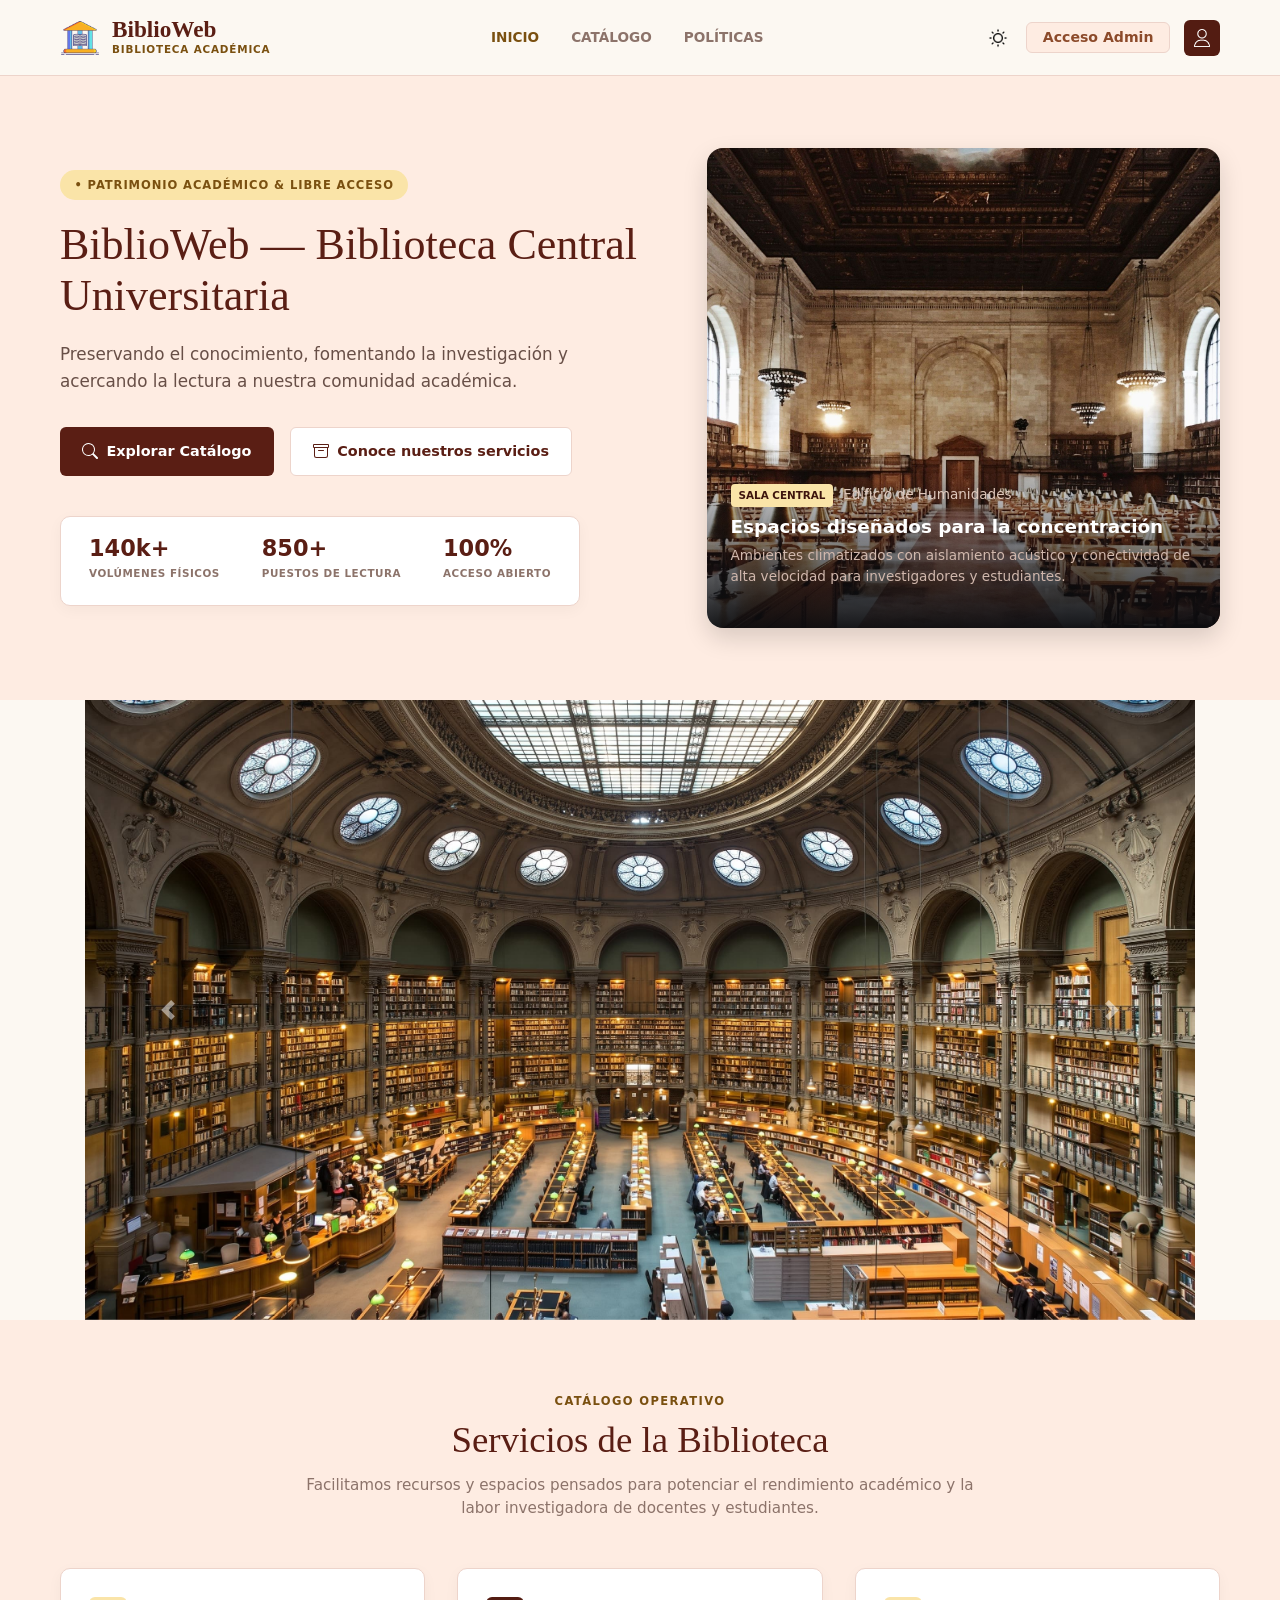
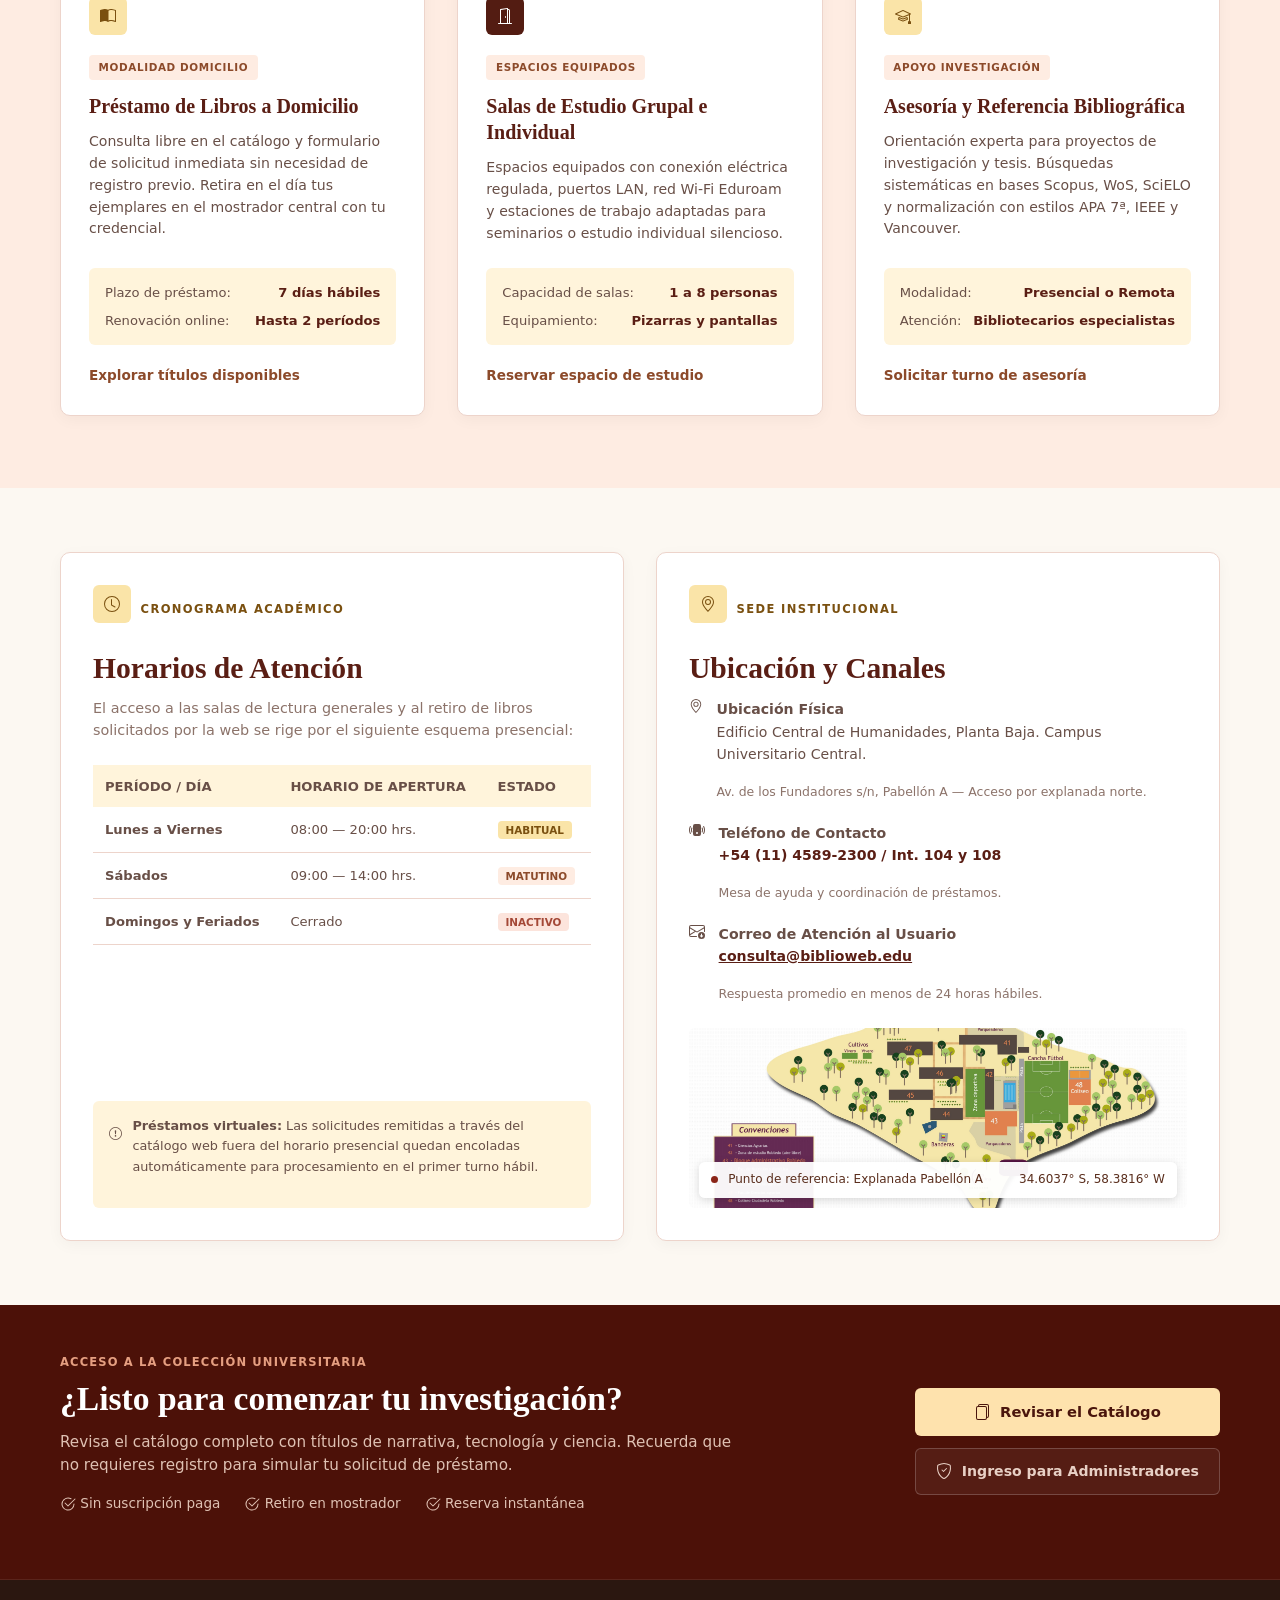
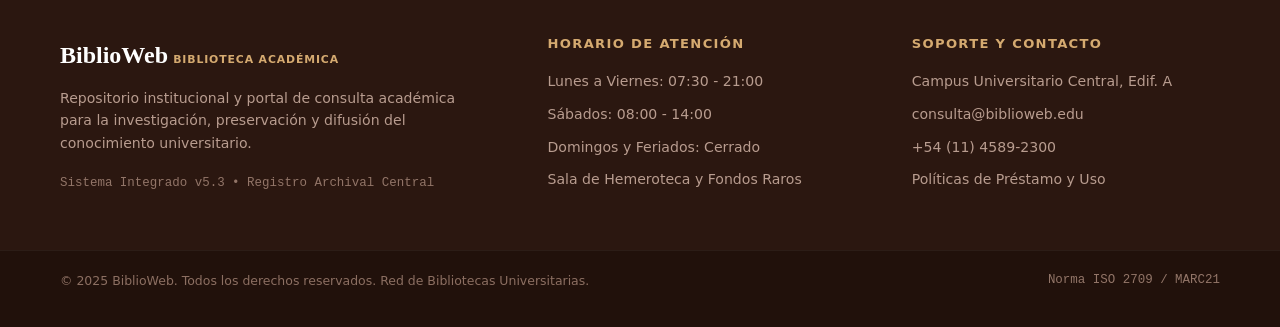
<file: index.html>
<!DOCTYPE html>
<html lang="es" data-bs-theme="light">

<head>
    <meta charset="UTF-8">
    <meta name="viewport" content="width=device-width, initial-scale=1.0">
    <title>Document</title>
    <link href="https://cdn.jsdelivr.net/npm/bootstrap@5.3.3/dist/css/bootstrap.min.css" rel="stylesheet">
    <link rel="stylesheet" href="https://cdn.jsdelivr.net/npm/bootstrap@4.0.0/dist/css/bootstrap.min.css">
    <link rel="stylesheet" href="./style/styless.css">
    
</head>

<body>
    <header id="navbar">
        <div class="contenedor-bloque nav-container">
            <div class="nav-brand">
                <img src="./img/biblioteca.png" alt="BiblioWeb" width="40" height="40" class="logo">
                <div class="brand-text">
                    <span class="brand-title">BiblioWeb</span>
                    <span class="brand-subtitle">BIBLIOTECA ACADÉMICA</span>
                </div>
            </div>

            <nav class="nav">
                <a href="./index.html" class="active">INICIO</a>
                <a href="./pages/catalogo.html">CATÁLOGO</a>
                <a href="#horarios-ubicacion">POLÍTICAS</a>
            </nav>
            <div class="admin">
                <button type="button" id="color" value="claro" onclick="cambiarColor()" aria-label="Cambiar tema">
                    <img id="icono-tema" src="./img/soleado.png" alt="Modo claro" width="20" height="20">
                </button>
                <a href="./pages/ini_sesion.html" class="btn btn-admin fw-bold px-3 py-1">Acceso Admin</a>
                <button type="button" class="btn-avatar" aria-label="Perfil de usuario">
                    <img src="./img/usuario.png" alt="Usuario" width="18" height="18">
                </button>
            </div>

        </div>
    </header>

    <main>
        <section class="hero-section">
            <div class="contenedor-bloque hero-grid">
                <div class="hero-content">
                    <span class="badge-pill">• PATRIMONIO ACADÉMICO & LIBRE ACCESO</span>
                    <h1 class="hero-title">BiblioWeb — Biblioteca Central Universitaria</h1>
                    <p class="hero-desc">
                        Preservando el conocimiento, fomentando la investigación y acercando la lectura a nuestra
                        comunidad académica.
                    </p>

                    <div class="cta-group">
                        <a href="/pages/catalogo.html" class="btn-dark"><svg xmlns="http://www.w3.org/2000/svg" width="16" height="16"
                                fill="currentColor" class="bi bi-search" viewBox="0 0 16 16">
                                <path
                                    d="M11.742 10.344a6.5 6.5 0 1 0-1.397 1.398h-.001q.044.06.098.115l3.85 3.85a1 1 0 0 0 1.415-1.414l-3.85-3.85a1 1 0 0 0-.115-.1zM12 6.5a5.5 5.5 0 1 1-11 0 5.5 5.5 0 0 1 11 0" />
                            </svg> Explorar Catálogo</a>
                        <a href="#servicios" class="btn-light"><svg xmlns="http://www.w3.org/2000/svg" width="16"
                                height="16" fill="currentColor" class="bi bi-archive" viewBox="0 0 16 16">
                                <path
                                    d="M0 2a1 1 0 0 1 1-1h14a1 1 0 0 1 1 1v2a1 1 0 0 1-1 1v7.5a2.5 2.5 0 0 1-2.5 2.5h-9A2.5 2.5 0 0 1 1 12.5V5a1 1 0 0 1-1-1zm2 3v7.5A1.5 1.5 0 0 0 3.5 14h9a1.5 1.5 0 0 0 1.5-1.5V5zm13-3H1v2h14zM5 7.5a.5.5 0 0 1 .5-.5h5a.5.5 0 0 1 0 1h-5a.5.5 0 0 1-.5-.5" />
                            </svg> Conoce nuestros
                            servicios</a>
                    </div>

                    <div class="stats-card">
                        <div class="stat-item">
                            <strong>140k+</strong>
                            <span>VOLÚMENES FÍSICOS</span>
                        </div>
                        <div class="stat-item">
                            <strong>850+</strong>
                            <span>PUESTOS DE LECTURA</span>
                        </div>
                        <div class="stat-item">
                            <strong>100%</strong>
                            <span>ACCESO ABIERTO</span>
                        </div>
                    </div>
                </div>
                <div class="hero-image-card">
                    <img src="./img/pasillos.webp" alt="Sala Central de la Biblioteca">
                    <div class="image-caption">
                        <div class="location-tag">
                            <span class="badge-tag">SALA CENTRAL</span>
                            <span class="location-name">Edificio de Humanidades</span>
                        </div>
                        <h3>Espacios diseñados para la concentración</h3>
                        <p>
                            Ambientes climatizados con aislamiento acústico y conectividad de alta velocidad para
                            investigadores y estudiantes.
                        </p>
                    </div>
                </div>

            </div>
        </section>
        <section class="container">
            <div id="carouselExampleControls" class="carousel slide" data-ride="carousel">
                <div class="carousel-inner">
                    <div class="carousel-item active">
                        <img class="d-block w-100 object-fit-cover" src="./img/img1.jpg" alt="First slide">
                    </div>
                    <div class="carousel-item">
                        <img class="d-block w-100" src="./img/img2.jpg" alt="Second slide">
                    </div>
                    <div class="carousel-item">
                        <img class="d-block w-100" src="./img/img3.jpg" alt="Third slide">
                    </div>
                </div>
                <a class="carousel-control-prev" href="#carouselExampleControls" role="button" data-slide="prev">
                    <span class="carousel-control-prev-icon" aria-hidden="true"></span>
                    <span class="sr-only">Previous</span>
                </a>
                <a class="carousel-control-next" href="#carouselExampleControls" role="button" data-slide="next">
                    <span class="carousel-control-next-icon" aria-hidden="true"></span>
                    <span class="sr-only">Next</span>
                </a>
            </div>
        </section>
        <section id="servicios" class="seccion-servicios">
            <div class="contenedor-bloque">

                <header class="servicios-header">
                    <span class="subtitulo-tag">CATÁLOGO OPERATIVO</span>
                    <h2 class="titulo-seccion">Servicios de la Biblioteca</h2>
                    <p class="desc-seccion">
                        Facilitamos recursos y espacios pensados para potenciar el rendimiento académico y la labor
                        investigadora de docentes y estudiantes.
                    </p>
                </header>

                <div class="servicios-grid">
                    <article class="servicio-card">
                        <div class="icono-wrap icono-amarillo">
                            <svg xmlns="http://www.w3.org/2000/svg" width="16" height="16" fill="currentColor"
                                class="bi bi-book-half" viewBox="0 0 16 16">
                                <path
                                    d="M8.5 2.687c.654-.689 1.782-.886 3.112-.752 1.234.124 2.503.523 3.388.893v9.923c-.918-.35-2.107-.692-3.287-.81-1.094-.111-2.278-.039-3.213.492zM8 1.783C7.015.936 5.587.81 4.287.94c-1.514.153-3.042.672-3.994 1.105A.5.5 0 0 0 0 2.5v11a.5.5 0 0 0 .707.455c.882-.4 2.303-.881 3.68-1.02 1.409-.142 2.59.087 3.223.877a.5.5 0 0 0 .78 0c.633-.79 1.814-1.019 3.222-.877 1.378.139 2.8.62 3.681 1.02A.5.5 0 0 0 16 13.5v-11a.5.5 0 0 0-.293-.455c-.952-.433-2.48-.952-3.994-1.105C10.413.809 8.985.936 8 1.783" />
                            </svg>
                        </div>
                        <span class="badge-categoria">MODALIDAD DOMICILIO</span>
                        <h3 class="servicio-titulo">Préstamo de Libros a Domicilio</h3>
                        <p class="servicio-texto">
                            Consulta libre en el catálogo y formulario de solicitud inmediata sin necesidad de registro
                            previo. Retira en el día tus ejemplares en el mostrador central con tu credencial.
                        </p>
                        <div class="detalles-box">
                            <div class="detalle-fila">
                                <span class="label">Plazo de préstamo:</span>
                                <strong class="valor">7 días hábiles</strong>
                            </div>
                            <div class="detalle-fila">
                                <span class="label">Renovación online:</span>
                                <strong class="valor">Hasta 2 períodos</strong>
                            </div>
                        </div>
                        <a href="#" class="servicio-link">Explorar títulos disponibles <i
                                class="fa-solid fa-arrow-right-long"></i></a>
                    </article>
                    <article class="servicio-card">
                        <div class="icono-wrap icono-vino">
                            <svg xmlns="http://www.w3.org/2000/svg" width="16" height="16" fill="currentColor"
                                class="bi bi-door-open" viewBox="0 0 16 16">
                                <path d="M8.5 10c-.276 0-.5-.448-.5-1s.224-1 .5-1 .5.448.5 1-.224 1-.5 1" />
                                <path
                                    d="M10.828.122A.5.5 0 0 1 11 .5V1h.5A1.5 1.5 0 0 1 13 2.5V15h1.5a.5.5 0 0 1 0 1h-13a.5.5 0 0 1 0-1H3V1.5a.5.5 0 0 1 .43-.495l7-1a.5.5 0 0 1 .398.117M11.5 2H11v13h1V2.5a.5.5 0 0 0-.5-.5M4 1.934V15h6V1.077z" />
                            </svg>
                        </div>
                        <span class="badge-categoria">ESPACIOS EQUIPADOS</span>
                        <h3 class="servicio-titulo">Salas de Estudio Grupal e Individual</h3>
                        <p class="servicio-texto">
                            Espacios equipados con conexión eléctrica regulada, puertos LAN, red Wi-Fi Eduroam y
                            estaciones de trabajo adaptadas para seminarios o estudio individual silencioso.
                        </p>
                        <div class="detalles-box">
                            <div class="detalle-fila">
                                <span class="label">Capacidad de salas:</span>
                                <strong class="valor">1 a 8 personas</strong>
                            </div>
                            <div class="detalle-fila">
                                <span class="label">Equipamiento:</span>
                                <strong class="valor">Pizarras y pantallas</strong>
                            </div>
                        </div>
                        <a href="#" class="servicio-link">Reservar espacio de estudio <i
                                class="fa-solid fa-arrow-right-long"></i></a>
                    </article>
                    <article class="servicio-card">
                        <div class="icono-wrap icono-amarillo">
                            <svg xmlns="http://www.w3.org/2000/svg" width="16" height="16" fill="currentColor"
                                class="bi bi-mortarboard" viewBox="0 0 16 16">
                                <path
                                    d="M8.211 2.047a.5.5 0 0 0-.422 0l-7.5 3.5a.5.5 0 0 0 .025.917l7.5 3a.5.5 0 0 0 .372 0L14 7.14V13a1 1 0 0 0-1 1v2h3v-2a1 1 0 0 0-1-1V6.739l.686-.275a.5.5 0 0 0 .025-.917zM8 8.46 1.758 5.965 8 3.052l6.242 2.913z" />
                                <path
                                    d="M4.176 9.032a.5.5 0 0 0-.656.327l-.5 1.7a.5.5 0 0 0 .294.605l4.5 1.8a.5.5 0 0 0 .372 0l4.5-1.8a.5.5 0 0 0 .294-.605l-.5-1.7a.5.5 0 0 0-.656-.327L8 10.466zm-.068 1.873.22-.748 3.496 1.311a.5.5 0 0 0 .352 0l3.496-1.311.22.748L8 12.46z" />
                            </svg>
                        </div>
                        <span class="badge-categoria">APOYO INVESTIGACIÓN</span>
                        <h3 class="servicio-titulo">Asesoría y Referencia Bibliográfica</h3>
                        <p class="servicio-texto">
                            Orientación experta para proyectos de investigación y tesis. Búsquedas sistemáticas en bases
                            Scopus, WoS, SciELO y normalización con estilos APA 7ª, IEEE y Vancouver.
                        </p>
                        <div class="detalles-box">
                            <div class="detalle-fila">
                                <span class="label">Modalidad:</span>
                                <strong class="valor">Presencial o Remota</strong>
                            </div>
                            <div class="detalle-fila">
                                <span class="label">Atención:</span>
                                <strong class="valor">Bibliotecarios especialistas</strong>
                            </div>
                        </div>
                        <a href="#" class="servicio-link">Solicitar turno de asesoría <i
                                class="fa-solid fa-arrow-right-long"></i></a>
                    </article>
                </div>

            </div>
        </section>
        <section id="horarios-ubicacion" class="seccion-info">
            <div class="contenedor-bloque info-grid">
                <article class="info-card">
                    <div class="card-top">
                        <div class="icono-wrap icono-amarillo">
                            <svg xmlns="http://www.w3.org/2000/svg" width="16" height="16" fill="currentColor"
                                class="bi bi-clock" viewBox="0 0 16 16">
                                <path
                                    d="M8 3.5a.5.5 0 0 0-1 0V9a.5.5 0 0 0 .252.434l3.5 2a.5.5 0 0 0 .496-.868L8 8.71z" />
                                <path d="M8 16A8 8 0 1 0 8 0a8 8 0 0 0 0 16m7-8A7 7 0 1 1 1 8a7 7 0 0 1 14 0" />
                            </svg>
                        </div>
                        <span class="subtitulo-tag">CRONOGRAMA ACADÉMICO</span>
                    </div>

                    <h2 class="titulo-card">Horarios de Atención</h2>
                    <p class="desc-card">
                        El acceso a las salas de lectura generales y al retiro de libros solicitados por la web se rige
                        por el siguiente esquema presencial:
                    </p>

                    <div class="tabla-wrap">
                        <table class="tabla-horarios">
                            <thead>
                                <tr>
                                    <th scope="col">PERÍODO / DÍA</th>
                                    <th scope="col">HORARIO DE APERTURA</th>
                                    <th scope="col">ESTADO</th>
                                </tr>
                            </thead>
                            <tbody>
                                <tr>
                                    <td><strong>Lunes a Viernes</strong></td>
                                    <td>08:00 — 20:00 hrs.</td>
                                    <td><span class="badge-status status-habitual">HABITUAL</span></td>
                                </tr>
                                <tr>
                                    <td><strong>Sábados</strong></td>
                                    <td>09:00 — 14:00 hrs.</td>
                                    <td><span class="badge-status status-matutino">MATUTINO</span></td>
                                </tr>
                                <tr>
                                    <td><strong>Domingos y Feriados</strong></td>
                                    <td>Cerrado</td>
                                    <td><span class="badge-status status-inactivo">INACTIVO</span></td>
                                </tr>
                            </tbody>
                        </table>
                    </div>

                    <div class="aviso-box">
                        <svg xmlns="http://www.w3.org/2000/svg" width="35" height="35" fill="currentColor"
                            class="bi bi-exclamation-circle" viewBox="0 0 16 16">
                            <path d="M8 15A7 7 0 1 1 8 1a7 7 0 0 1 0 14m0 1A8 8 0 1 0 8 0a8 8 0 0 0 0 16" />
                            <path
                                d="M7.002 11a1 1 0 1 1 2 0 1 1 0 0 1-2 0M7.1 4.995a.905.905 0 1 1 1.8 0l-.35 3.507a.552.552 0 0 1-1.1 0z" />
                        </svg>
                        <p>
                            <strong>Préstamos virtuales:</strong> Las solicitudes remitidas a través del catálogo web
                            fuera del horario presencial quedan encoladas automáticamente para procesamiento en el
                            primer turno hábil.
                        </p>
                    </div>
                </article>
                <article class="info-card">
                    <div class="card-top">
                        <div class="icono-wrap icono-amarillo">
                            <svg xmlns="http://www.w3.org/2000/svg" width="16" height="16" fill="currentColor"
                                class="bi bi-geo-alt" viewBox="0 0 16 16">
                                <path
                                    d="M12.166 8.94c-.524 1.062-1.234 2.12-1.96 3.07A32 32 0 0 1 8 14.58a32 32 0 0 1-2.206-2.57c-.726-.95-1.436-2.008-1.96-3.07C3.304 7.867 3 6.862 3 6a5 5 0 0 1 10 0c0 .862-.305 1.867-.834 2.94M8 16s6-5.686 6-10A6 6 0 0 0 2 6c0 4.314 6 10 6 10" />
                                <path d="M8 8a2 2 0 1 1 0-4 2 2 0 0 1 0 4m0 1a3 3 0 1 0 0-6 3 3 0 0 0 0 6" />
                            </svg>
                        </div>
                        <span class="subtitulo-tag">SEDE INSTITUCIONAL</span>
                    </div>

                    <h2 class="titulo-card">Ubicación y Canales</h2>

                    <div class="canales-lista">
                        <div class="canal-item">
                            <svg xmlns="http://www.w3.org/2000/svg" width="16" height="16" fill="currentColor"
                                class="bi bi-geo-alt" viewBox="0 0 16 16">
                                <path
                                    d="M12.166 8.94c-.524 1.062-1.234 2.12-1.96 3.07A32 32 0 0 1 8 14.58a32 32 0 0 1-2.206-2.57c-.726-.95-1.436-2.008-1.96-3.07C3.304 7.867 3 6.862 3 6a5 5 0 0 1 10 0c0 .862-.305 1.867-.834 2.94M8 16s6-5.686 6-10A6 6 0 0 0 2 6c0 4.314 6 10 6 10" />
                                <path d="M8 8a2 2 0 1 1 0-4 2 2 0 0 1 0 4m0 1a3 3 0 1 0 0-6 3 3 0 0 0 0 6" />
                            </svg>
                            <div>
                                <strong class="canal-titulo">Ubicación Física</strong>
                                <p class="canal-detalle">Edificio Central de Humanidades, Planta Baja. Campus
                                    Universitario Central.</p>
                                <span class="canal-subdetalle">Av. de los Fundadores s/n, Pabellón A — Acceso por
                                    explanada norte.</span>
                            </div>
                        </div>

                        <div class="canal-item">
                            <svg xmlns="http://www.w3.org/2000/svg" width="16" height="16" fill="currentColor"
                                class="bi bi-phone-vibrate-fill" viewBox="0 0 16 16">
                                <path
                                    d="M4 4a2 2 0 0 1 2-2h4a2 2 0 0 1 2 2v8a2 2 0 0 1-2 2H6a2 2 0 0 1-2-2zm5 7a1 1 0 1 0-2 0 1 1 0 0 0 2 0M1.807 4.734a.5.5 0 1 0-.884-.468A8 8 0 0 0 0 8c0 1.347.334 2.618.923 3.734a.5.5 0 1 0 .884-.468A7 7 0 0 1 1 8c0-1.18.292-2.292.807-3.266m13.27-.468a.5.5 0 0 0-.884.468C14.708 5.708 15 6.819 15 8c0 1.18-.292 2.292-.807 3.266a.5.5 0 0 0 .884.468A8 8 0 0 0 16 8a8 8 0 0 0-.923-3.734M3.34 6.182a.5.5 0 1 0-.93-.364A6 6 0 0 0 2 8c0 .769.145 1.505.41 2.182a.5.5 0 1 0 .93-.364A5 5 0 0 1 3 8c0-.642.12-1.255.34-1.818m10.25-.364a.5.5 0 0 0-.93.364c.22.563.34 1.176.34 1.818s-.12 1.255-.34 1.818a.5.5 0 0 0 .93.364C13.856 9.505 14 8.769 14 8s-.145-1.505-.41-2.182" />
                            </svg>
                            <div>
                                <strong class="canal-titulo">Teléfono de Contacto</strong>
                                <p class="canal-destacado">+54 (11) 4589-2300 / Int. 104 y 108</p>
                                <span class="canal-subdetalle">Mesa de ayuda y coordinación de préstamos.</span>
                            </div>
                        </div>

                        <div class="canal-item">
                            <svg xmlns="http://www.w3.org/2000/svg" width="16" height="16" fill="currentColor"
                                class="bi bi-envelope-arrow-down" viewBox="0 0 16 16">
                                <path
                                    d="M0 4a2 2 0 0 1 2-2h12a2 2 0 0 1 2 2v4.5a.5.5 0 0 1-1 0V5.383l-7 4.2-1.326-.795-5.64 3.47A1 1 0 0 0 2 13h5.5a.5.5 0 0 1 0 1H2a2 2 0 0 1-2-1.99zm1 7.105 4.708-2.897L1 5.383zM1 4v.217l7 4.2 7-4.2V4a1 1 0 0 0-1-1H2a1 1 0 0 0-1 1" />
                                <path
                                    d="M12.5 16a3.5 3.5 0 1 0 0-7 3.5 3.5 0 0 0 0 7m.354-1.646a.5.5 0 0 1-.722-.016l-1.149-1.25a.5.5 0 1 1 .737-.676l.28.305V11a.5.5 0 0 1 1 0v1.793l.396-.397a.5.5 0 0 1 .708.708z" />
                            </svg>
                            <div>
                                <strong class="canal-titulo">Correo de Atención al Usuario</strong>
                                <p><a href="mailto:consulta@biblioweb.edu"
                                        class="canal-correo">consulta@biblioweb.edu</a></p>
                                <span class="canal-subdetalle">Respuesta promedio en menos de 24 horas hábiles.</span>
                            </div>
                        </div>
                    </div>

                    <div class="mapa-card">
                        <img src="./img/mapacampus.jpg" alt="Plano aéreo del Edificio Central" class="mapa-img">
                        <div class="mapa-tag">
                            <div>
                                <span class="punto-rojo"></span>
                                <span>Punto de referencia: Explanada Pabellón A</span>
                            </div>
                            <span class="coordenadas">34.6037° S, 58.3816° W</span>
                        </div>
                    </div>
                </article>

            </div>
        </section>
    </main>
    <footer class="site-footer">
        <section class="footer-cta">
            <div class="contenedor-bloque cta-flex">
                <div class="cta-info">
                    <span class="cta-tag">ACCESO A LA COLECCIÓN UNIVERSITARIA</span>
                    <h2 class="cta-title">¿Listo para comenzar tu investigación?</h2>
                    <p class="cta-desc">
                        Revisa el catálogo completo con títulos de narrativa, tecnología y ciencia. Recuerda que no
                        requieres registro para simular tu solicitud de préstamo.
                    </p>
                    <ul class="cta-perks">
                        <li><svg xmlns="http://www.w3.org/2000/svg" width="16" height="16" fill="currentColor"
                                class="bi bi-check2-circle" viewBox="0 0 16 16">
                                <path
                                    d="M2.5 8a5.5 5.5 0 0 1 8.25-4.764.5.5 0 0 0 .5-.866A6.5 6.5 0 1 0 14.5 8a.5.5 0 0 0-1 0 5.5 5.5 0 1 1-11 0" />
                                <path
                                    d="M15.354 3.354a.5.5 0 0 0-.708-.708L8 9.293 5.354 6.646a.5.5 0 1 0-.708.708l3 3a.5.5 0 0 0 .708 0z" />
                            </svg> Sin suscripción paga</li>
                        <li><svg xmlns="http://www.w3.org/2000/svg" width="16" height="16" fill="currentColor"
                                class="bi bi-check2-circle" viewBox="0 0 16 16">
                                <path
                                    d="M2.5 8a5.5 5.5 0 0 1 8.25-4.764.5.5 0 0 0 .5-.866A6.5 6.5 0 1 0 14.5 8a.5.5 0 0 0-1 0 5.5 5.5 0 1 1-11 0" />
                                <path
                                    d="M15.354 3.354a.5.5 0 0 0-.708-.708L8 9.293 5.354 6.646a.5.5 0 1 0-.708.708l3 3a.5.5 0 0 0 .708 0z" />
                            </svg> Retiro en mostrador</li>
                        <li><svg xmlns="http://www.w3.org/2000/svg" width="16" height="16" fill="currentColor"
                                class="bi bi-check2-circle" viewBox="0 0 16 16">
                                <path
                                    d="M2.5 8a5.5 5.5 0 0 1 8.25-4.764.5.5 0 0 0 .5-.866A6.5 6.5 0 1 0 14.5 8a.5.5 0 0 0-1 0 5.5 5.5 0 1 1-11 0" />
                                <path
                                    d="M15.354 3.354a.5.5 0 0 0-.708-.708L8 9.293 5.354 6.646a.5.5 0 1 0-.708.708l3 3a.5.5 0 0 0 .708 0z" />
                            </svg> Reserva instantánea</li>
                    </ul>
                </div>

                <div class="cta-actions">
                    <a href="./pages/catalogo.html" class="btn-cta-primary">
                        <svg xmlns="http://www.w3.org/2000/svg" width="16" height="16" fill="currentColor"
                            class="bi bi-files" viewBox="0 0 16 16">
                            <path
                                d="M13 0H6a2 2 0 0 0-2 2 2 2 0 0 0-2 2v10a2 2 0 0 0 2 2h7a2 2 0 0 0 2-2 2 2 0 0 0 2-2V2a2 2 0 0 0-2-2m0 13V4a2 2 0 0 0-2-2H5a1 1 0 0 1 1-1h7a1 1 0 0 1 1 1v10a1 1 0 0 1-1 1M3 4a1 1 0 0 1 1-1h7a1 1 0 0 1 1 1v10a1 1 0 0 1-1 1H4a1 1 0 0 1-1-1z" />
                        </svg>Revisar el Catálogo
                    </a>
                    <a href="./pages/administrador.html" class="btn-cta-secondary">
                        <svg xmlns="http://www.w3.org/2000/svg" width="16" height="16" fill="currentColor"
                            class="bi bi-shield-check" viewBox="0 0 16 16">
                            <path
                                d="M5.338 1.59a61 61 0 0 0-2.837.856.48.48 0 0 0-.328.39c-.554 4.157.726 7.19 2.253 9.188a10.7 10.7 0 0 0 2.287 2.233c.346.244.652.42.893.533q.18.085.293.118a1 1 0 0 0 .101.025 1 1 0 0 0 .1-.025q.114-.034.294-.118c.24-.113.547-.29.893-.533a10.7 10.7 0 0 0 2.287-2.233c1.527-1.997 2.807-5.031 2.253-9.188a.48.48 0 0 0-.328-.39c-.651-.213-1.75-.56-2.837-.855C9.552 1.29 8.531 1.067 8 1.067c-.53 0-1.552.223-2.662.524zM5.072.56C6.157.265 7.31 0 8 0s1.843.265 2.928.56c1.11.3 2.229.655 2.887.87a1.54 1.54 0 0 1 1.044 1.262c.596 4.477-.787 7.795-2.465 9.99a11.8 11.8 0 0 1-2.517 2.453 7 7 0 0 1-1.048.625c-.28.132-.581.24-.829.24s-.548-.108-.829-.24a7 7 0 0 1-1.048-.625 11.8 11.8 0 0 1-2.517-2.453C1.928 10.487.545 7.169 1.141 2.692A1.54 1.54 0 0 1 2.185 1.43 63 63 0 0 1 5.072.56" />
                            <path
                                d="M10.854 5.146a.5.5 0 0 1 0 .708l-3 3a.5.5 0 0 1-.708 0l-1.5-1.5a.5.5 0 1 1 .708-.708L7.5 7.793l2.646-2.647a.5.5 0 0 1 .708 0" />
                        </svg> Ingreso para Administradores
                    </a>
                </div>
            </div>
        </section>
        <div class="footer-main">
            <div class="contenedor-bloque footer-grid">
                <div class="footer-col col-brand">
                    <div class="brand-header">
                        <span class="brand-title-footer">BiblioWeb</span>
                        <span class="brand-sub-footer">BIBLIOTECA ACADÉMICA</span>
                    </div>
                    <p class="brand-desc-footer">
                        Repositorio institucional y portal de consulta académica para la investigación, preservación y
                        difusión del conocimiento universitario.
                    </p>
                    <p class="system-meta">
                        Sistema Integrado v5.3 <span>•</span> Registro Archival Central
                    </p>
                </div>

                <div class="footer-col">
                    <h3 class="col-title">HORARIO DE ATENCIÓN</h3>
                    <ul class="col-list">
                        <li>Lunes a Viernes: 07:30 - 21:00</li>
                        <li>Sábados: 08:00 - 14:00</li>
                        <li>Domingos y Feriados: Cerrado</li>
                        <li class="list-highlight">Sala de Hemeroteca y Fondos Raros</li>
                    </ul>
                </div>

                <div class="footer-col">
                    <h3 class="col-title">SOPORTE Y CONTACTO</h3>
                    <ul class="col-list">
                        <li>Campus Universitario Central, Edif. A</li>
                        <li><a href="mailto:consulta@biblioweb.edu">consulta@biblioweb.edu</a></li>
                        <li>+54 (11) 4589-2300</li>
                        <li><a href="#" class="link-underlined">Políticas de Préstamo y Uso</a></li>
                    </ul>
                </div>
            </div>
        </div>
        <div class="footer-bottom">
            <div class="contenedor-bloque bottom-flex">
                <p class="copy-text">© 2025 BiblioWeb. Todos los derechos reservados. Red de Bibliotecas Universitarias.
                </p>
                <p class="standard-text">Norma ISO 2709 / MARC21</p>
            </div>
        </div>
    </footer>
    <script src="https://code.jquery.com/jquery-3.2.1.slim.min.js"
        integrity="sha384-KJ3o2DKtIkvYIK3UENzmM7KCkRr/rE9/Qpg6aAZGJwFDMVNA/GpGFF93hXpG5KkN"
        crossorigin="anonymous"></script>
    <script src="https://cdn.jsdelivr.net/npm/popper.js@1.12.9/dist/umd/popper.min.js"
        integrity="sha384-ApNbgh9B+Y1QKtv3Rn7W3mgPxhU9K/ScQsAP7hUibX39j7fakFPskvXusvfa0b4Q"
        crossorigin="anonymous"></script>
    <script src="https://cdn.jsdelivr.net/npm/bootstrap@4.0.0/dist/js/bootstrap.min.js"
        integrity="sha384-JZR6Spejh4U02d8jOt6vLEHfe/JQGiRRSQQxSfFWpi1MquVdAyjUar5+76PVCmYl"
        crossorigin="anonymous"></script>
    <script src="./js/tema_index.js"></script>
</body>

</html>
</file>
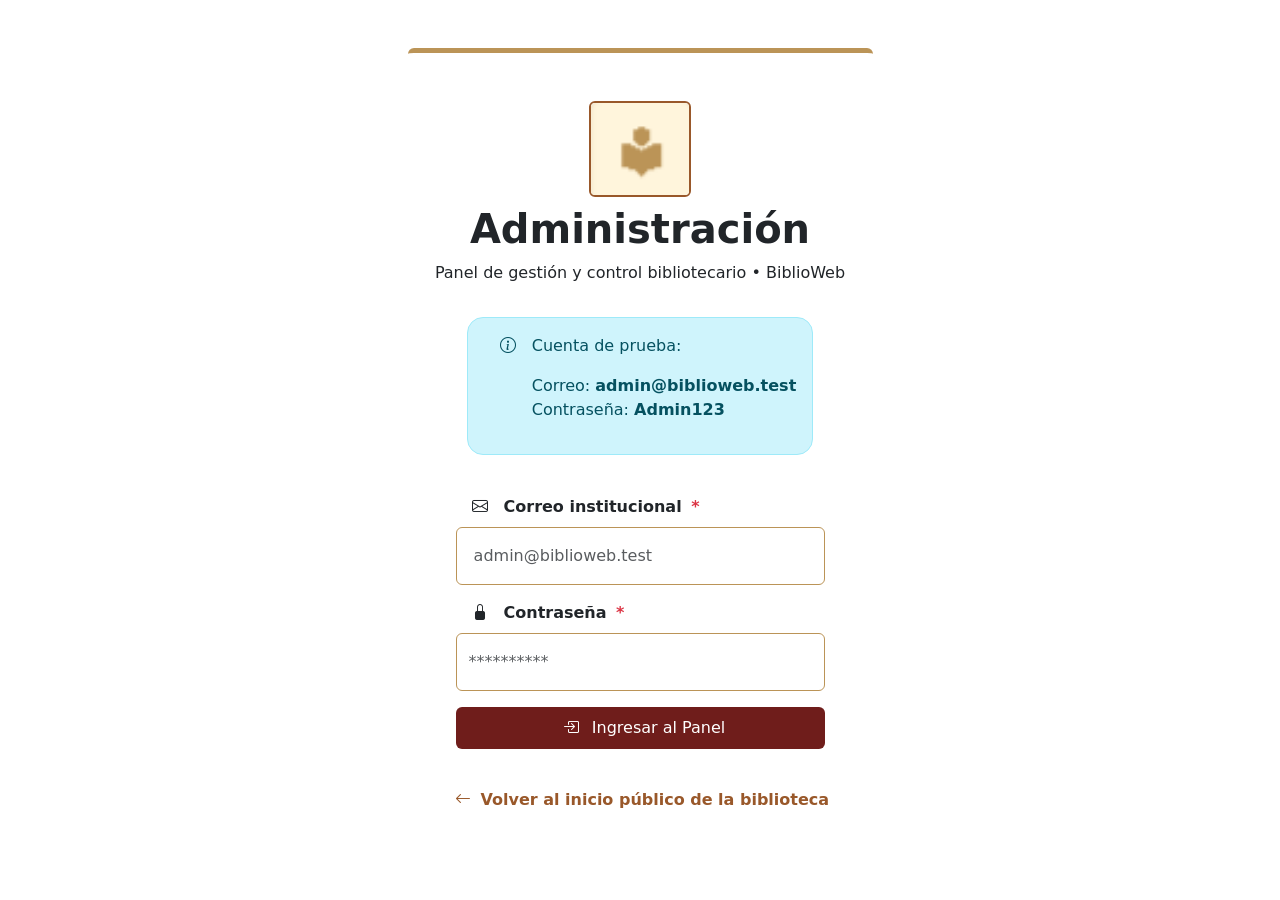
<file: pages/administrador.html>
<!DOCTYPE html>
<html lang="en">

<head>
    <meta charset="UTF-8">
    <meta name="viewport" content="width=device-width, initial-scale=1.0">
    <title>Administrador</title>
    <link href="https://cdn.jsdelivr.net/npm/bootstrap@5.3.8/dist/css/bootstrap.min.css" rel="stylesheet"
        integrity="sha384-sRIl4kxILFvY47J16cr9ZwB07vP4J8+LH7qKQnuqkuIAvNWLzeN8tE5YBujZqJLB" crossorigin="anonymous">
    <script src="https://cdn.jsdelivr.net/npm/bootstrap@5.3.8/dist/js/bootstrap.bundle.min.js"
        integrity="sha384-FKyoEForCGlyvwx9Hj09JcYn3nv7wiPVlz7YYwJrWVcXK/BmnVDxM+D2scQbITxI" crossorigin="anonymous"
        defer></script>
        <link rel="stylesheet" href="https://cdn.jsdelivr.net/npm/bootstrap-icons@1.11.3/font/bootstrap-icons.min.css">
        <link rel="stylesheet" href="../style/administrador_styles.css">
</head>

<body>
    <div>
        
        <div class="row vw-100">
            <div class="col-md-10 order-md-2">
                
                <header class="border-bottom px-3 px-lg-4 py-3">
                    <div class="d-flex flex-wrap justify-content-between align-items-center gap-3">
                        <div class="nav">
                            <a href="../index.html" class="text-decoration-none">Portal Público</a>
                            <span class="text-secondary mx-2">/</span>
                            <strong>Administración Central</strong>
                        </div>
                        <div class="d-flex align-items-center gap-3">
                            <div>
                                <button id="btn-tema" onclick="cambiarColor()"
                                class="btn border-2 p-2" title="Cambiar tema">
                                <i id="icon_tema" class="bi bi-moon-fill"></i>
                            </button>
                        </div>
                        <div class="text-end">
                            <div class="fw-semibold name"><span>Lic. M. Pepito</span></div>
                            <div class="small text-secondary posicion"><span>Jefe de Circulación</span></div>
                        </div>
                        <span class="badge p-2 user">
                            <svg xmlns="http://www.w3.org/2000/svg" width="16" height="16" fill="currentColor"
                            class="bi bi-person-fill" viewBox="0 0 16 16">
                            <path d="M3 14s-1 0-1-1 1-4 6-4 6 3 6 4-1 1-1 1zm5-6a3 3 0 1 0 0-6 3 3 0 0 0 0 6" />
                                </svg>
                            </span>
                        </div>
                    </div>
                </header>
                <main>
                    <div class="container-fluid px-3 px-lg-4 py-4">
                        <!--Panel de control-->
                        <section id="resumen" class="mb-4">
                            <div class="d-flex flex-wrap justify-content-between align-items-center gap-3">
                                <div class="d-flex align-items-center gap-3">
                                    <span
                                        class="badge p-3 boton-security d-line-flex align-items-center justify-content-center fw-bold">
                                        <i class="bi bi-shield-lock fs-5"></i>
                                    </span>
                                    <div class="sesion1">
                                        <div class="d-flex flex-wrap align-items-center gap-2 sesion">
                                            <h6 class="mb-0 fw-bold">Panel de Control General</h6>
                                            <span class="badge ">Sesión activa</span>
                                        </div>
                                        <p class="mb-0">Bienvenido, <strong>Administrador</strong></p>
                                        <p class="mb-0 small">admin@biblioweb.test · Acervo Tradicional BiblioWeb</p>
                                    </div>
                                </div>
                                <div class="d-flex flex-wrap align-items-center gap-2 fw-bold close-sesion">
                                    <button type="button" class="btn d-flex align-items-center gap-2" onclick="cerrarSesion()">
                                        <i class="bi bi-box-arrow-right fs-3"></i>Cerrar sesión
                                    </button>
                                </div>
                            </div>
                        </section>
                        <!--Indicadores-->
                        <section class="row p-3 d-flex align-items-center Indicadores"
                            aria-label="Indicadores generales">
                            <div class="col-sm-6 col-xl-3">
                                <article class="card h-100 indicadores2">
                                    <div class="card-body d-flex justify-content-between align-items-center">
                                        <div class="Indicadores-text">
                                            <h2 class="h6 text-uppercase">Total catálogo</h2>
                                            <p class="fw-bold mb-0">6 Ejemplares</p>
                                        </div>
                                        <i
                                            class="bi bi-book d-line-flex align-items-center justify-content-center px-2 py-2 fs-5 boton-libro"></i>
                                    </div>
                                </article>
                            </div>
                            <div class="col-sm-6 col-xl-3">
                                <article class="card h-100 indicadores2">
                                    <div class="card-body d-flex justify-content-between align-items-center">
                                        <div class="Indicadores-text">
                                            <h2 class="h6 text-uppercase">Solicitudes pendientes</h2>
                                            <p class="fw-bold mb-0">3 Peticiones</p>
                                        </div>
                                        <i class="bi bi-inbox fs-5 boton-inbox px-2 py-2 d-line-flex align-items-center justify-content-center"></i>
                                    </div>
                                </article>
                            </div>
                            <div class="col-sm-6 col-xl-3">
                                <article class="card h-100 indicadores2">
                                    <div class="card-body d-flex justify-content-between align-items-center">
                                        <div class="Indicadores-text">
                                            <h2 class="h6 text-uppercase">Categorías</h2>
                                            <p class="fw-bold mb-0">4 Áreas</p>
                                        </div>
                                        <i class="bi bi-boxes boton-libro px-2 py-2 fs-5"></i>
                                    </div>
                                </article>
                            </div>
                            <div class="col-sm-6 col-xl-3">
                                <article class="card h-100 indicadores2">
                                    <div class="card-body d-flex justify-content-between align-items-center">
                                        <div class="Indicadores-text">
                                            <h2 class="h6 text-uppercase">Protocolo</h2>
                                            <p class="fw-bold mb-0">10  Protocolos</p>
                                        </div>
                                        <i class="bi bi-gear fs-5 boton-inbox px-2 py-2"></i>
                                    </div>
                                </article>
                            </div>
                        </section>
                        <!--Gestión de libros-->
                        <section id="gestion-ejemplares" class="card mb-4 mt-4">
                            <div class="card-body p-3 p-lg-4">
                                <div class="d-flex flex-wrap justify-content-between align-items-start gap-3 mb-3">
                                    <div class="d-flex gap-3">
                                        <i
                                            class="bi bi-file-earmark-text px-2 py-2 gestion fw-bold fs-3"></i>
                                        <div class="gestion-text">
                                            <h4 class="fw-semibold mb-1">Gestión de Libros — Agregar o Modificar
                                                Ejemplar</h4>
                                            <p class="mb-0">
                                                Complete la ficha técnica para registrar un nuevo ejemplar o actualizar
                                                la
                                                información del
                                                catálogo bibliográfico.
                                            </p>
                                        </div>
                                    </div>
                                </div>
                                <hr>
                                <form>
                                    <div class="row g-3 formulario">
                                        <div class="col-md-6 ">
                                            <label for="titulo"
                                                class="form-label fw-semibold d-flex justify-content-between">Título
                                                del Libro<span>(Requerido)</span></label>
                                            <div class="input-group input2">
                                                <span class="input-group-text"><i class="bi bi-book-half"></i></span>
                                                <input type="text" class="form-control" id="titulo"
                                                    placeholder="Ej: Crónica de una muerte anunciada" required>
                                            </div>
                                        </div>
                                        <div class="col-md-6">
                                            <label for="autor"
                                                class="form-label fw-semibold d-flex justify-content-between">Autor /
                                                Autores <span>(Requerido)</span></label>
                                            <div class="input-group input2">
                                                <span class="input-group-text"><i class="bi bi-person-fill"></i></span>
                                                <input type="text" class="form-control" id="autor"
                                                    placeholder="Ej: Gabriel García Márquez" required>
                                            </div>
                                        </div>
                                        <div class="col-md-6">
                                            <label for="portada" class="form-label fw-semibold">URL de la
                                                Portada</label>
                                            <div class="input-group input2">
                                                <span class="input-group-text"><i class="bi bi-link"></i></span>
                                                <input type="url" class="form-control" id="portada"
                                                    placeholder="https://biblioteca.test/portadas/ejemplo.jpg">
                                            </div>
                                            <div class="form-text"><span>Formatos óptimos: JPG, WebP o PNG con
                                                    proporción editorial
                                                    2:3
                                                    vertical.</span>
                                            </div>
                                        </div>
                                        <div class="col-md-6">
                                            <label for="categoria" class="form-label fw-semibold">Categoría Temática
                                                <span class="text-secondary fw-normal">(Clasificación
                                                    Dewey)</span></label>
                                            <select class="form-select" id="categoria">
                                                <option selected>Narrativa y Ficción</option>
                                                <option>Tecnología</option>
                                                <option>Ciencias Sociales</option>
                                                <option>Historia</option>
                                            </select>
                                        </div>
                                        <div class="">
                                            <label for="descripcion" class="form-label fw-semibold">Descripción o
                                                Sinopsis
                                                breve</label>
                                            <textarea class="form-control" id="descripcion" rows="4"
                                                placeholder="Sintetice el argumento, palabras clave temáticas y el público destinatario..."></textarea>
                                            <div class="form-text">Resumen para consulta en catálogo.</div>
                                        </div>
                                    </div>
                                    <hr class="my-4">
                                    <div class="d-flex flex-wrap justify-content-end gap-2">
                                        <button type="reset" class="px-2 py-2 cancelar">
                                            Cancelar / Limpiar
                                        </button>
                                        <button type="submit" class="px-2 py-2 guardar">
                                            <i class="me-2"><svg xmlns="http://www.w3.org/2000/svg" width="20"
                                                    height="20" fill="currentColor" class="bi bi-bookmark-plus"
                                                    viewBox="0 0 16 16">
                                                    <path
                                                        d="M2 2a2 2 0 0 1 2-2h8a2 2 0 0 1 2 2v13.5a.5.5 0 0 1-.777.416L8 13.101l-5.223 2.815A.5.5 0 0 1 2 15.5zm2-1a1 1 0 0 0-1 1v12.566l4.723-2.482a.5.5 0 0 1 .554 0L13 14.566V2a1 1 0 0 0-1-1z" />
                                                    <path
                                                        d="M8 4a.5.5 0 0 1 .5.5V6H10a.5.5 0 0 1 0 1H8.5v1.5a.5.5 0 0 1-1 0V7H6a.5.5 0 0 1 0-1h1.5V4.5A.5.5 0 0 1 8 4" />
                                                </svg></i>Guardar Libro
                                        </button>
                                    </div>
                                </form>
                            </div>
                        </section>
                        <!--Inventario-->
                        <section id="inventario" class="card mb-4">
                            <div class="card-body p-3 p-lg-4">
                                <div class="d-flex flex-wrap justify-content-between align-items-center gap-3 mb-3">
                                    <div class="gestion-text">
                                        <div class="d-flex flex-wrap align-items-center gap-2 gestion-text">
                                            <h4 class="mb-0">Inventario Actual del Catálogo</h4>
                                            <span class="badge inventario-span">3 registros</span>
                                        </div>
                                        <p class="mb-0 ">Control de acervo disponible, clasificación temática y
                                            mantenimiento de
                                            fichas bibliográficas.</p>
                                    </div>
                                    <button type="button" class="px-2 py-2 descargar-cv">
                                        <i class="me-1 bi bi-download"></i>Exportar CSV
                                    </button>
                                </div>
                                <div class="table-responsive">
                                    <table class="table table-hover align-middle mb-0">
                                        <thead class="encabezado">
                                            <tr>
                                                <th scope="col">Portada</th>
                                                <th scope="col">Título del libro</th>
                                                <th scope="col">Autor</th>
                                                <th scope="col">Categoría</th>
                                                <th scope="col" class="text-nowrap">Acciones</th>
                                            </tr>
                                        </thead>
                                        <tbody class="body-table">
                                            <tr>
                                                <td>
                                                    <img src="../img/images.jpg" alt="Portada de Cien años de soledad"
                                                        class="img-thumbnail">
                                                </td>
                                                <td>
                                                    <strong>Cien Años de Soledad</strong>
                                                    <div class="small text-secondary"><span>ISBN: 978-0307474728</span>
                                                    </div>
                                                </td>
                                                <td>G. García Márquez</td>
                                                <td><span class="badge categoria-narrativa">Narrativa</span></td>
                                                <td class="text-nowrap">
                                                    <button type="button" class="px-2 py-2 boton-editar"><i
                                                            class="me-1 bi bi-pen"></i>Editar</button>
                                                    <button type="button" class="px-2 py-2 boton-eliminar"><i
                                                            class="me-1 bi bi-trash3"></i>Eliminar</button>
                                                </td>
                                            </tr>
                                            <tr>
                                                <td>
                                                    <img src="../img/clean_code.jpg" alt="Portada de Clean Code"
                                                        class="img-thumbnail">
                                                </td>
                                                <td>
                                                    <strong>Clean Code</strong>
                                                    <div class="small text-secondary"><span>ISBN: 978-0132350884</span>
                                                    </div>
                                                </td>
                                                <td>Robert C. Martin</td>
                                                <td><span class="badge categoria_tecnologia">Tecnología</span></td>
                                                <td class="text-nowrap">
                                                    <button type="button" class="px-2 py-2 boton-editar"><i
                                                            class="me-1 bi bi-pen"></i>Editar</button>
                                                    <button type="button" class="px-2 py-2 boton-eliminar"><i
                                                            class="me-1 bi bi-trash3"></i>Eliminar</button>
                                                </td>
                                            </tr>
                                            <tr>
                                                <td><img src="../img/noches_blancas.jpg" alt="Portada de noche blancas"
                                                        class="img-thumbnail"></td>
                                                <td><strong>Registro de ejemplo 3</strong>
                                                    <div class="small text-secondary">ISBN: Pendiente</div>
                                                </td>
                                                <td>Autor de ejemplo</td>
                                                <td><span class="badge categoria-narrativa">Narrativa</span></td>
                                                <td class="text-nowrap">
                                                    <button type="button" class="px-2 py-2 boton-editar"><i
                                                            class="me-1 bi bi-pen"></i>Editar</button>
                                                    <button type="button" class="px-2 py-2 boton-eliminar"><i
                                                            class="me-1 bi bi-trash3"></i>Eliminar</button>
                                                </td>
                                            </tr>
                                        </tbody>
                                    </table>
                                </div>
                            </div>
                        </section>
                        <!--Solicitud de prestamo-->
                        <section id="solicitud" class="card mb-4">
                            <div class="card-body p-3 p-lg-4">
                                <div class="d-flex flex-wrap justify-content-between align-items-center gap-3 mb-3">
                                    <div class="gestion-text">
                                        <div class="d-flex flex-wrap align-items-center gap-2 gestion-text">
                                            <h4 class="mb-0">Solicitudes de Préstamo Recibidas</h4>
                                        </div>
                                        <p class="mb-0 ">Peticiones públicas enviadas por los lectores desde el
                                            catálogo.</p>
                                    </div>
                                    <button type="button" class="px-2 py-2 buzon">
                                        <i class="me-1 bi bi-bell"></i>Buzón del día
                                    </button>
                                </div>
                                <div class="table-responsive">
                                    <table class="table table-hover align-middle mb-0">
                                        <thead class="encabezado">
                                            <tr>
                                                <th scope="col">ID solicitud</th>
                                                <th scope="col">Libro solicitado</th>
                                                <th scope="col">Solicitante</th>
                                                <th scope="col">Correo de contacto</th>
                                                <th scope="col">Comentario del lector</th>
                                                <th scope="col">Estado</th>
                                                <th scope="col" class="text-nowrap">Gestión</th>
                                            </tr>
                                        </thead>
                                        <tbody class="body-table">
                                            <tr>
                                                <td>
                                                    <strong>#SOL-1042</strong>
                                                </td>
                                                <td>
                                                    Clean Code
                                                </td>
                                                <td>Sofía Morales</td>
                                                <td><a href="mailto">smorales@alumno.edu</a></td>
                                                <td>"Para proyecto final de taller de software"</td>
                                                <td><span class="badge categoria-narrativa">Pendiente</span></td>
                                                <td class="text-nowrap">
                                                    <button type="button" class="px-2 py-1 boton-aprobar"><i
                                                            class="me-1 bi bi-check2-circle"></i>Aprobar</button>
                                                </td>
                                            </tr>
                                            <tr>
                                                <td>
                                                    <strong>#SOL-1043</strong>
                                                </td>
                                                <td>
                                                    Breve historia del tiempo
                                                </td>
                                                <td>Carlos Mendoza</td>
                                                <td><a href="mailto">cmendoza@universidad.edu</a></td>
                                                <td>"Consulta para cátedra de física"</td>
                                                <td><span class="badge categoria_tecnologia">Pendiente</span></td>
                                                <td class="text-nowrap">
                                                    <button type="button" class="px-2 py-1 boton-aprobar"><i
                                                            class="me-1 bi bi-check2-circle"></i>Aprobar</button>
                                                </td>
                                            </tr>
                                            <tr>
                                                <td>
                                                    <strong>#SOL-1044</strong>
                                                </td>
                                                <td>
                                                    Cien Años de Soledad
                                                </td>
                                                <td>Lucía Valenzuela</td>
                                                <td><a href="mailto">lvalenzuela@correo.com</a></td>
                                                <td>"Lectura asignada de literatura"</td>
                                                <td><span class="badge categoria-narrativa">Pendiente</span></td>
                                                <td class="text-nowrap">
                                                    <button type="button" class="px-2 py-1 boton-aprobar"><i
                                                            class="me-1 bi bi-check2-circle"></i>Aprobar</button>
                                                </td>
                                            </tr>
                                        </tbody>
                                    </table>
                                </div>
                            </div>
                        </section>
                    </div>
                </main>
                <footer>
                    <div class="row">
                        <div class="col-md-10 ">
                            <div class="d-flex justify-content-between text-align-center p-3">
                                <p class="copy-text">© 2025 BiblioWeb. Todos los derechos reservados.
                                </p>
                                <p>Red de Bibliotecas Universitarias.</p>
                                <p class="">Norma ISO 2709 / MARC21</p>
                            </div>
                        </div>
                    </div>
                </footer>
            </div>
            <!-- Menú lateral -->
            <aside class="col-md-2 order-md-1 position-sticky top-0 vh-100 overflow-auto text-white aside_bg d-flex flex-column">
                <div class="p-3 border-bottom border-secondary aside_text">
                    <img src="" alt="">
                    <a href="/index.html" class="text-decoration-none fw-bold text-title">
                        <i class="bi bi-book-half me-2"></i>BiblioWeb
                    </a>
                    <div class="small text-uppercase text-secondary"><span> Panel docente / admin</span></div>
                </div>
                <nav class="nav flex-column p-2 gap-2 aside-nav" aria-label="Menú principal">
                    <a class="nav-link active nav-hover" href="#resumen">
                        <i class="me-2 bi bi-bar-chart-steps"></i>Resumen General
                    </a>
                    <a class="nav-link nav-hover" href="#gestion-ejemplares">
                        <i class="me-2 bi bi-archive"></i>Gestión de Ejemplares
                    </a>
                    <a class="nav-link nav-hover" href="#inventario">
                        <i class="me-2 bi bi-card-list"></i>Inventario
                    </a>
                    <a class="nav-link nav-hover" href="#solicitud">
                        <i class="me-2 bi bi-book-half"></i>Circulación y Préstamos
                    </a>
                </nav>
                <div class="mt-auto p-3 border-top border-secondary">
                    <button href="" class="nav-link cerrar-sesion" onclick="cerrarSesion()">
                        <i class="me-2 bi bi-box-arrow-right"></i>Cerrar sesión
                    </button>
                </div>
            </aside>
        </div>
    </div>
    <script src="../js/tema_index.js"></script>
    <script src="../js/ini_sesion.js"></script>
    <script src="../js/guardian.js"></script>
</body>

</html>
</file>
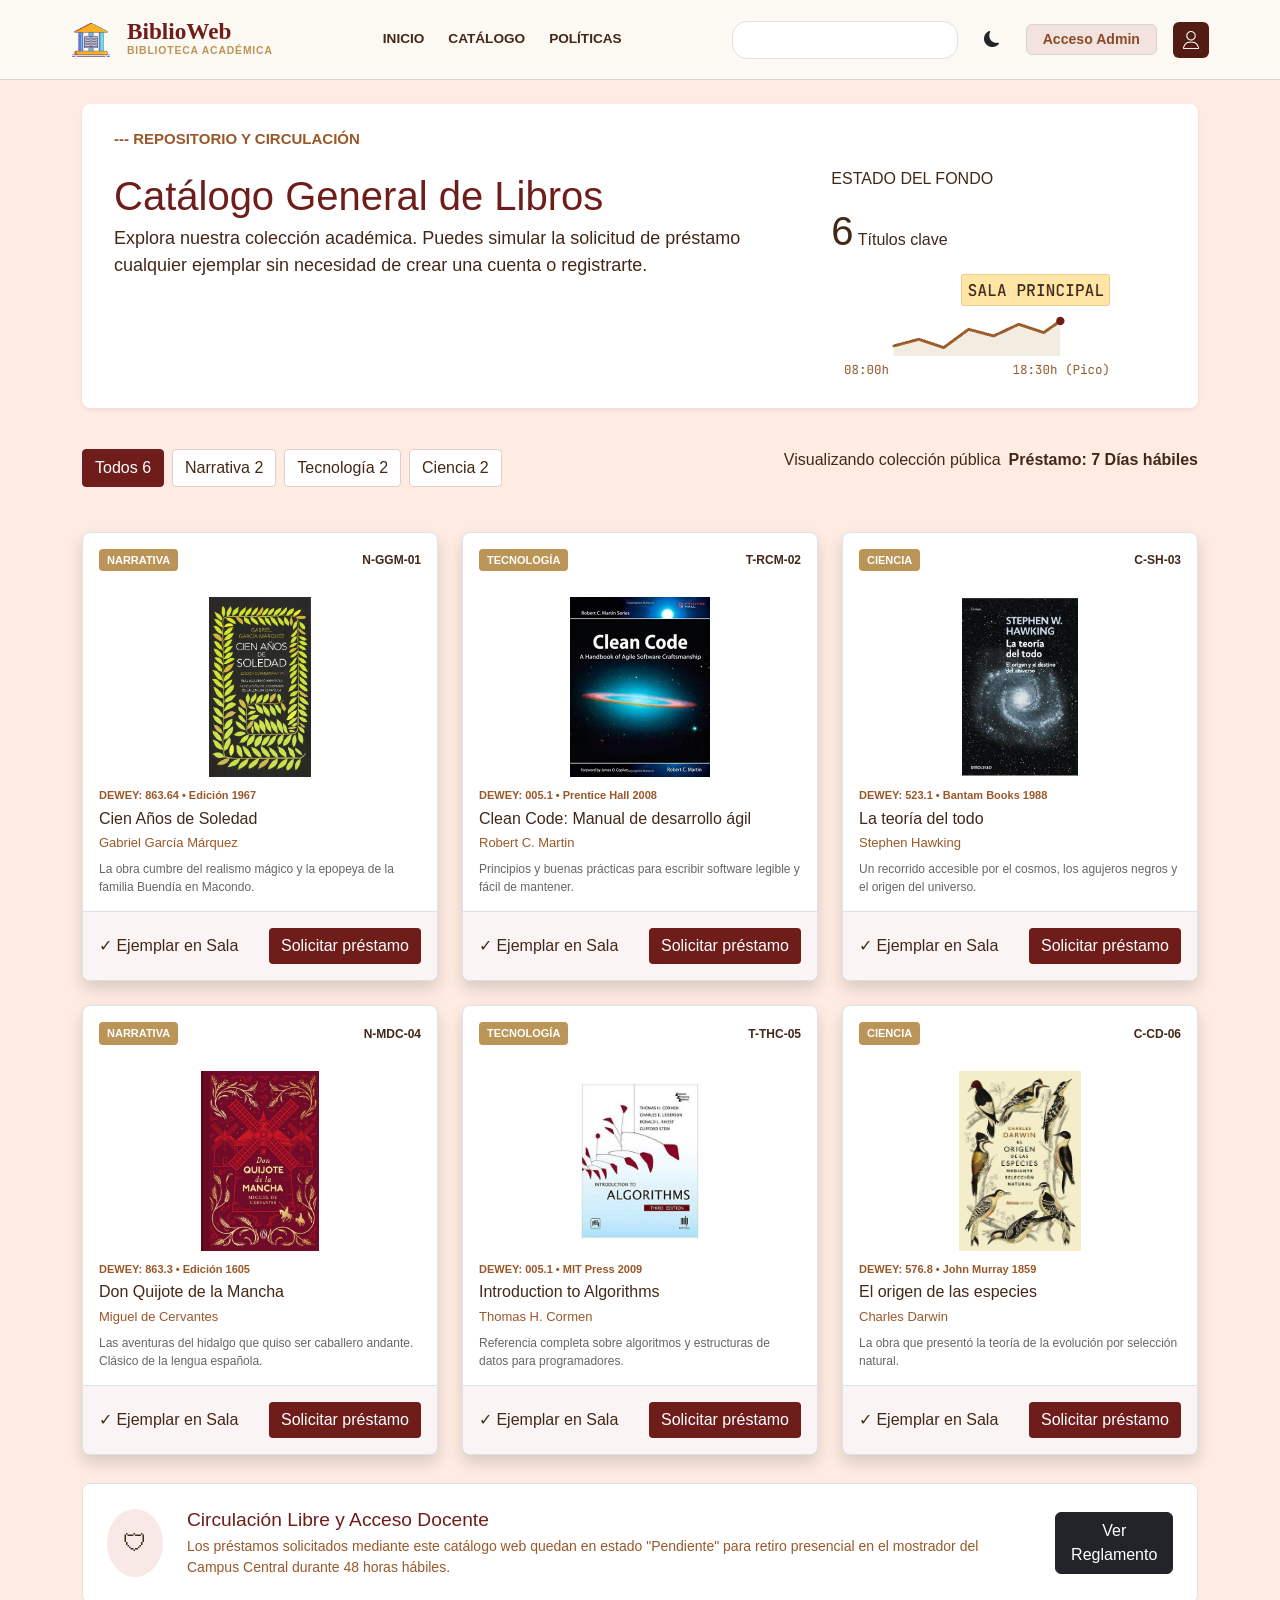
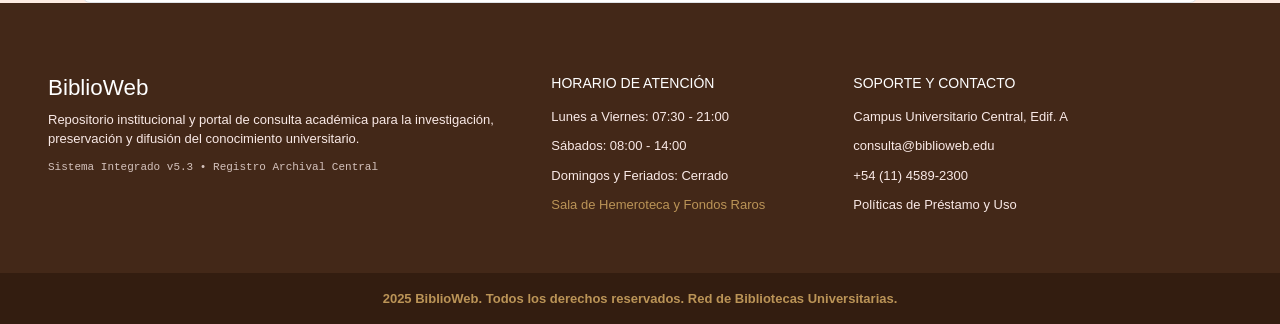
<file: pages/catalogo.html>
<!DOCTYPE html>
<html lang="en">

<head>
    <meta charset="UTF-8">
    <meta name="viewport" content="width=device-width, initial-scale=1.0">
    <title>Catalogo</title>
    <link rel="stylesheet" href="https://cdn.jsdelivr.net/npm/bootstrap-icons@1.11.3/font/bootstrap-icons.min.css">

    <link rel="stylesheet" href="	https://cdn.jsdelivr.net/npm/bootstrap@5.3.8/dist/css/bootstrap.min.css">
    <link rel="stylesheet" href="../style/style.css">
</head>

<body>
    <header id="navbar" class="bg-navegar">
        <div class="container-fluid d-flex justify-content-around align-items-center px-3">
            <div class="d-flex align-items-center gap-3">
                <img src="../img/biblioteca.png" alt="BiblioWeb" width="40" height="40" class="logo">
                <div class="d-flex flex-column">
                    <span class="brand-title">BiblioWeb</span>
                    <span class="brand-subtitle">BIBLIOTECA ACADÉMICA</span>
                </div>
            </div>
            <nav class="d-flex align-items-center gap-4 nav">
                <a href="../index.html" class="active">INICIO</a>
                <a href="#catalogo">CATÁLOGO</a>
                <a href="../index.html#horarios-ubicacion">POLÍTICAS</a>
            </nav>
            <div class="d-flex align-items-center gap-3">
                <div class="search">
                    <input type="search" name="buscar" id="busqueda" class="form-control bg-white text-dark">
                </div>
                <button id="btn-tema" onclick="cambiarColor()" class="btn border-2 p-2" title="Cambiar tema">
                    <i id="icon_tema" class="bi bi-moon-fill"></i>
                </button>
                <a href="./ini_sesion.html" class="btn btn-admin fw-bold px-3 py-1">
                    Acceso Admin
                </a>
                <button type="button" class="btn-avatar" aria-label="Perfil de usuario">
                    <img src="../img/usuario.png" alt="Usuario" width="18" height="18">
                </button>
            </div>
        </div>
    </header>
    <main class="container">
        <!-- INTRODUCCIÓN -->
        <div class="intro d-flex my-4 p-4 bg-white rounded-3 shadow-sm">
            <div class="texto w-100">
                <div class="row px-2">
                    <p class="etiqueta">--- REPOSITORIO Y CIRCULACIÓN</p>
                    <div class="col-md-8">
                        <h1>Catálogo General de Libros</h1>
                        <p class="descripcion">
                            Explora nuestra colección académica.
                            Puedes simular la solicitud de préstamo cualquier ejemplar
                            sin necesidad de crear una cuenta o registrarte.
                        </p>
                    </div>

                    <div class="col-md-4 bg-white">

                        <p>ESTADO DEL FONDO</p>

                        <p>
                            <strong class="display-6">6</strong> Títulos clave
                        </p>

                        <img src="../img/grafica.jpg" alt="">

                    </div>

                </div>

            </div>

        </div>


        <!-- FILTROS -->

        <section class="d-flex justify-content-between align-items-center py-3 mb-4">

            <div class="d-flex gap-2 botones">

                <button class="activo">Todos 6</button>
                <button>Narrativa 2</button>
                <button>Tecnología 2</button>
                <button>Ciencia 2</button>

            </div>
            <div class="d-flex align-items-center info-prestamo">
                <p class="text-cambio me-2">Visualizando colección pública</p>
                <p class="fw-semibold">Préstamo: 7 Días hábiles</p>
            </div>
        </section>
        <!-- LIBROS -->
        <section class="row g-4 py-1" id="catalogo">
            <!-- LIBRO 1 -->
            <div class="col-md-6 col-lg-4">
                <div
                    class="bg-white border rounded-3 shadow h-100 overflow-hidden d-flex flex-column justify-content-between">
                    <div class="d-flex justify-content-between align-items-center p-3">
                        <div class="categoria">NARRATIVA</div>
                        <div class="codigo">N-GGM-01</div>
                    </div>
                    <img src="../img/cien_anos.jpg" alt="Cien Años de Soledad">
                    <div class="px-3 flex-grow-1">
                        <p class="dewey">DEWEY: 863.64 • Edición 1967</p>
                        <h2>Cien Años de Soledad</h2>
                        <p class="autor">Gabriel García Márquez</p>
                        <p class="resumen">
                            La obra cumbre del realismo mágico y la epopeya de la familia Buendía en Macondo.
                        </p>
                    </div>

                    <div class="d-flex justify-content-between align-items-center p-3 border-top tarjeta-abajo">

                        <div>✓ Ejemplar en Sala</div>

                        <button type="button" class="btn btn-danger" data-bs-toggle="modal" data-bs-target="#cien">
                            Solicitar préstamo
                        </button>

                    </div>

                </div>

            </div>


            <!-- LIBRO 2 -->

            <div class="col-md-6 col-lg-4">

                <div
                    class="bg-white border rounded-3 shadow h-100 overflow-hidden d-flex flex-column justify-content-between">

                    <div class="d-flex justify-content-between align-items-center p-3">

                        <div class="categoria">TECNOLOGÍA</div>
                        <div class="codigo">T-RCM-02</div>

                    </div>

                    <img src="../img/clean-code.webp" alt="Clean Code">

                    <div class="px-3 flex-grow-1">

                        <p class="dewey">DEWEY: 005.1 • Prentice Hall 2008</p>

                        <h2>Clean Code: Manual de desarrollo ágil</h2>

                        <p class="autor">Robert C. Martin</p>

                        <p class="resumen">
                            Principios y buenas prácticas para escribir software legible y fácil de mantener.
                        </p>

                    </div>

                    <div class="d-flex justify-content-between align-items-center p-3 border-top tarjeta-abajo">

                        <div>✓ Ejemplar en Sala</div>

                        <button type="button" class="btn btn-danger" data-bs-toggle="modal" data-bs-target="#code">
                            Solicitar préstamo
                        </button>

                    </div>

                </div>

            </div>


            <!-- LIBRO 3 -->

            <div class="col-md-6 col-lg-4">

                <div
                    class="bg-white border rounded-3 shadow h-100 overflow-hidden d-flex flex-column justify-content-between">

                    <div class="d-flex justify-content-between align-items-center p-3">

                        <div class="categoria">CIENCIA</div>
                        <div class="codigo">C-SH-03</div>

                    </div>

                    <img src="../img/breve-historia.jpg" alt="La teoría del todo" style="background-color: burlywood;">

                    <div class="px-3 flex-grow-1">

                        <p class="dewey">DEWEY: 523.1 • Bantam Books 1988</p>

                        <h2>La teoría del todo</h2>

                        <p class="autor">Stephen Hawking</p>

                        <p class="resumen">
                            Un recorrido accesible por el cosmos, los agujeros negros y el origen del universo.
                        </p>

                    </div>

                    <div class="d-flex justify-content-between align-items-center p-3 border-top tarjeta-abajo">

                        <div>✓ Ejemplar en Sala</div>

                        <button type="button" class="btn btn-danger" data-bs-toggle="modal" data-bs-target="#teoria">
                            Solicitar préstamo
                        </button>

                    </div>

                </div>

            </div>


            <!-- LIBRO 4 -->

            <div class="col-md-6 col-lg-4">

                <div
                    class="bg-white border rounded-3 shadow h-100 overflow-hidden d-flex flex-column justify-content-between">

                    <div class="d-flex justify-content-between align-items-center p-3">

                        <div class="categoria">NARRATIVA</div>
                        <div class="codigo">N-MDC-04</div>

                    </div>

                    <img src="../img/quijote.jpg" alt="Don Quijote de la Mancha">

                    <div class="px-3 flex-grow-1">

                        <p class="dewey">DEWEY: 863.3 • Edición 1605</p>

                        <h2>Don Quijote de la Mancha</h2>

                        <p class="autor">Miguel de Cervantes</p>

                        <p class="resumen">
                            Las aventuras del hidalgo que quiso ser caballero andante.
                            Clásico de la lengua española.
                        </p>

                    </div>

                    <div class="d-flex justify-content-between align-items-center p-3 border-top tarjeta-abajo">

                        <div>✓ Ejemplar en Sala</div>

                        <button type="button" class="btn btn-danger" data-bs-toggle="modal" data-bs-target="#quijote">
                            Solicitar préstamo
                        </button>

                    </div>

                </div>

            </div>


            <!-- LIBRO 5 -->

            <div class="col-md-6 col-lg-4">

                <div
                    class="bg-white border rounded-3 shadow h-100 overflow-hidden d-flex flex-column justify-content-between">

                    <div class="d-flex justify-content-between align-items-center p-3">

                        <div class="categoria">TECNOLOGÍA</div>
                        <div class="codigo">T-THC-05</div>

                    </div>

                    <img src="../img/algorithms.webp" alt="Introduction to Algorithms">

                    <div class="px-3 flex-grow-1">

                        <p class="dewey">DEWEY: 005.1 • MIT Press 2009</p>

                        <h2>Introduction to Algorithms</h2>

                        <p class="autor">Thomas H. Cormen</p>

                        <p class="resumen">
                            Referencia completa sobre algoritmos y estructuras de datos para programadores.
                        </p>

                    </div>

                    <div class="d-flex justify-content-between align-items-center p-3 border-top tarjeta-abajo">

                        <div>✓ Ejemplar en Sala</div>

                        <button type="button" class="btn btn-danger" data-bs-toggle="modal"
                            data-bs-target="#algorithms">
                            Solicitar préstamo
                        </button>

                    </div>

                </div>

            </div>


            <!-- LIBRO 6 -->

            <div class="col-md-6 col-lg-4">

                <div
                    class="bg-white border rounded-3 shadow h-100 overflow-hidden d-flex flex-column justify-content-between">

                    <div class="d-flex justify-content-between align-items-center p-3">

                        <div class="categoria">CIENCIA</div>
                        <div class="codigo">C-CD-06</div>

                    </div>

                    <img src="../img/origen-especies.jpg" alt="El origen de las especies">

                    <div class="px-3 flex-grow-1">

                        <p class="dewey">DEWEY: 576.8 • John Murray 1859</p>

                        <h2>El origen de las especies</h2>

                        <p class="autor">Charles Darwin</p>

                        <p class="resumen">
                            La obra que presentó la teoría de la evolución por selección natural.
                        </p>

                    </div>

                    <div class="d-flex justify-content-between align-items-center p-3 border-top tarjeta-abajo">

                        <div>✓ Ejemplar en Sala</div>

                        <button type="button" class="btn btn-danger" data-bs-toggle="modal" data-bs-target="#especies">
                            Solicitar préstamo
                        </button>

                    </div>

                </div>

            </div>

        </section>


        <!-- AVISO -->

        <section class="d-flex align-items-center gap-4 my-4 p-4 bg-white rounded-3 border aviso">

            <div class="bg-primary p-3 rounded-circle fs-4 aviso-icono">
                🛡
            </div>

            <div class="aviso-texto">

                <h2>Circulación Libre y Acceso Docente</h2>

                <p>
                    Los préstamos solicitados mediante este catálogo web quedan en estado "Pendiente"
                    para retiro presencial en el mostrador del Campus Central durante 48 horas hábiles.
                </p>

            </div>

            <button class="btn btn-dark ms-auto aviso-boton">
                Ver Reglamento
            </button>

        </section>

    </main>


    <!-- FOOTER -->

    <footer>

        <section class="row g-4 p-5 pie">

            <div class="col-md-5">

                <h2>BiblioWeb</h2>

                <p>
                    Repositorio institucional y portal de consulta académica para la investigación,
                    preservación y difusión del conocimiento universitario.
                </p>

                <p class="pie-mono">
                    Sistema Integrado v5.3 • Registro Archival Central
                </p>

            </div>


            <div class="col-md-3">

                <h3>HORARIO DE ATENCIÓN</h3>

                <p>Lunes a Viernes: 07:30 - 21:00</p>
                <p>Sábados: 08:00 - 14:00</p>
                <p>Domingos y Feriados: Cerrado</p>

                <p class="pie-claro">
                    Sala de Hemeroteca y Fondos Raros
                </p>

            </div>


            <div class="col-md-3">

                <h3>SOPORTE Y CONTACTO</h3>

                <p>Campus Universitario Central, Edif. A</p>
                <p>consulta@biblioweb.edu</p>
                <p>+54 (11) 4589-2300</p>

                <p>
                    <a href="#">Políticas de Préstamo y Uso</a>
                </p>

            </div>

        </section>


        <div class="text-center fw-bold py-3 px-4 copy">

            2025 BiblioWeb. Todos los derechos reservados.
            Red de Bibliotecas Universitarias.

        </div>

    </footer>


    <!-- ================= MODALES ================= -->


    <!-- MODAL CIEN AÑOS -->

    <div class="modal fade" id="cien" tabindex="-1" aria-hidden="true">

        <div class="modal-dialog">

            <div class="modal-content">

                <div class="modal-header text-white" style="background-color: #6f1d1b;">

                    <h1 class="modal-title fs-5">
                        📖 Solicitud de Préstamo de Libro
                    </h1>

                    <button type="button" class="btn-close btn-close-white" data-bs-dismiss="modal"></button>

                </div>

                <form>

                    <div class="modal-body">

                        <div class="p-3 mb-3 rounded" style="background-color: #ffe6a7;">

                            <small class="fw-bold" style="color: #99582a;">
                                EJEMPLAR EN TRÁMITE
                            </small>

                            <h5 class="mb-1">Cien Años de Soledad</h5>

                            <small style="color: #99582a;">
                                Gabriel García Márquez • <strong>N-GGM-01</strong>
                            </small>

                        </div>

                        <div class="mb-3">

                            <label class="form-label">Nombre del solicitante *</label>

                            <input type="text" class="form-control"
                                placeholder="Ej. Dr. Martín Almada o Sofía Valenzuela" required>

                        </div>

                        <div class="mb-3">

                            <label class="form-label">Correo electrónico *</label>

                            <input type="email" class="form-control" placeholder="nombre@ejemplo.edu" required>

                        </div>

                        <div class="mb-3">

                            <label class="form-label">Comentario (opcional)</label>

                            <textarea class="form-control" rows="3"
                                placeholder="Horario previsto de retiro o departamento académico..."></textarea>

                        </div>

                        <div class="form-check">

                            <input class="form-check-input" type="checkbox" id="acepto-cien" required>

                            <label class="form-check-label" for="acepto-cien">
                                Acepto las políticas de préstamo (7 días renovable).
                            </label>

                        </div>

                    </div>

                    <div class="modal-footer">

                        <button type="button" class="btn btn-secondary" data-bs-dismiss="modal">
                            Cancelar
                        </button>

                        <button type="submit" class="btn btn-danger">
                            Enviar Solicitud
                        </button>

                    </div>

                </form>

            </div>

        </div>

    </div>


    <!-- MODAL CLEAN CODE -->

    <div class="modal fade" id="code" tabindex="-1" aria-hidden="true">

        <div class="modal-dialog">

            <div class="modal-content">

                <div class="modal-header text-white" style="background-color: #6f1d1b;">

                    <h1 class="modal-title fs-5">
                        📖 Solicitud de Préstamo de Libro
                    </h1>

                    <button type="button" class="btn-close btn-close-white" data-bs-dismiss="modal"></button>

                </div>

                <form>

                    <div class="modal-body">

                        <div class="p-3 mb-3 rounded" style="background-color: #ffe6a7;">

                            <small class="fw-bold" style="color: #99582a;">
                                EJEMPLAR EN TRÁMITE
                            </small>

                            <h5 class="mb-1">Clean Code: Manual de desarrollo ágil</h5>

                            <small style="color: #99582a;">
                                Robert C. Martin • <strong>T-RCM-02</strong>
                            </small>

                        </div>

                        <div class="mb-3">

                            <label class="form-label">Nombre del solicitante *</label>

                            <input type="text" class="form-control"
                                placeholder="Ej. Dr. Martín Almada o Sofía Valenzuela" required>

                        </div>

                        <div class="mb-3">

                            <label class="form-label">Correo electrónico *</label>

                            <input type="email" class="form-control" placeholder="nombre@ejemplo.edu" required>

                        </div>

                        <div class="mb-3">

                            <label class="form-label">Comentario (opcional)</label>

                            <textarea class="form-control" rows="3"
                                placeholder="Horario previsto de retiro o departamento académico..."></textarea>

                        </div>

                        <div class="form-check">

                            <input class="form-check-input" type="checkbox" id="acepto-code" required>

                            <label class="form-check-label" for="acepto-code">
                                Acepto las políticas de préstamo (7 días renovable).
                            </label>

                        </div>

                    </div>

                    <div class="modal-footer">

                        <button type="button" class="btn btn-secondary" data-bs-dismiss="modal">
                            Cancelar
                        </button>

                        <button type="submit" class="btn btn-danger">
                            Enviar Solicitud
                        </button>

                    </div>

                </form>

            </div>

        </div>

    </div>


    <!-- MODAL TEORÍA DEL TODO -->

    <div class="modal fade" id="teoria" tabindex="-1" aria-hidden="true">

        <div class="modal-dialog">

            <div class="modal-content">

                <div class="modal-header text-white" style="background-color: #6f1d1b;">

                    <h1 class="modal-title fs-5">
                        📖 Solicitud de Préstamo de Libro
                    </h1>

                    <button type="button" class="btn-close btn-close-white" data-bs-dismiss="modal"></button>

                </div>

                <form>

                    <div class="modal-body">

                        <div class="p-3 mb-3 rounded" style="background-color: #ffe6a7;">

                            <small class="fw-bold" style="color: #99582a;">
                                EJEMPLAR EN TRÁMITE
                            </small>

                            <h5 class="mb-1">La teoría del todo</h5>

                            <small style="color: #99582a;">
                                Stephen Hawking • <strong>C-SH-03</strong>
                            </small>

                        </div>

                        <div class="mb-3">

                            <label class="form-label">Nombre del usuario *</label>

                            <input type="text" class="form-control"
                                placeholder="Ej. Dr. Martín Almada o Sofía Valenzuela" required>

                        </div>

                        <div class="mb-3">

                            <label class="form-label">Correo electrónico *</label>

                            <input type="email" class="form-control" placeholder="nombre@ejemplo.edu" required>

                        </div>

                        <div class="mb-3">

                            <label class="form-label">Comentario (opcional)</label>

                            <textarea class="form-control" rows="3"
                                placeholder="Horario previsto de retiro o departamento académico..."></textarea>

                        </div>

                        <div class="form-check">

                            <input class="form-check-input" type="checkbox" id="acepto-teoria" required>

                            <label class="form-check-label" for="acepto-teoria">
                                Acepto las políticas de préstamo (7 días renovable).
                            </label>

                        </div>

                    </div>

                    <div class="modal-footer">

                        <button type="button" class="btn btn-secondary" data-bs-dismiss="modal">
                            Cancelar
                        </button>

                        <button type="submit" class="btn btn-danger">
                            Enviar Solicitud
                        </button>

                    </div>

                </form>

            </div>

        </div>

    </div>


    <!-- MODAL QUIJOTE -->

    <div class="modal fade" id="quijote" tabindex="-1" aria-hidden="true">

        <div class="modal-dialog">

            <div class="modal-content">

                <div class="modal-header text-white" style="background-color: #6f1d1b;">

                    <h1 class="modal-title fs-5">
                        📖 Solicitud de Préstamo de Libro
                    </h1>

                    <button type="button" class="btn-close btn-close-white" data-bs-dismiss="modal"></button>

                </div>

                <form>

                    <div class="modal-body">

                        <div class="p-3 mb-3 rounded" style="background-color: #ffe6a7;">

                            <small class="fw-bold" style="color: #99582a;">
                                EJEMPLAR EN TRÁMITE
                            </small>

                            <h5 class="mb-1">Don Quijote de la Mancha</h5>

                            <small style="color: #99582a;">
                                Miguel de Cervantes • <strong>N-MDC-04</strong>
                            </small>

                        </div>

                        <div class="mb-3">

                            <label class="form-label">Nombre del solicitante *</label>

                            <input type="text" class="form-control"
                                placeholder="Ej. Dr. Martín Almada o Sofía Valenzuela" required>

                        </div>

                        <div class="mb-3">

                            <label class="form-label">Correo electrónico *</label>

                            <input type="email" class="form-control" placeholder="nombre@ejemplo.edu" required>

                        </div>

                        <div class="mb-3">

                            <label class="form-label">Comentario (opcional)</label>

                            <textarea class="form-control" rows="3"
                                placeholder="Horario previsto de retiro o departamento académico..."></textarea>

                        </div>

                        <div class="form-check">

                            <input class="form-check-input" type="checkbox" id="acepto-quijote" required>

                            <label class="form-check-label" for="acepto-quijote">
                                Acepto las políticas de préstamo (7 días renovable).
                            </label>

                        </div>

                    </div>

                    <div class="modal-footer">

                        <button type="button" class="btn btn-secondary" data-bs-dismiss="modal">
                            Cancelar
                        </button>

                        <button type="submit" class="btn btn-danger">
                            Enviar Solicitud
                        </button>

                    </div>

                </form>

            </div>

        </div>

    </div>


    <!-- MODAL ALGORITHMS -->

    <div class="modal fade" id="algorithms" tabindex="-1" aria-hidden="true">

        <div class="modal-dialog">

            <div class="modal-content">

                <div class="modal-header text-white" style="background-color: #6f1d1b;">

                    <h1 class="modal-title fs-5">
                        📖 Solicitud de Préstamo de Libro
                    </h1>

                    <button type="button" class="btn-close btn-close-white" data-bs-dismiss="modal"></button>

                </div>

                <form>

                    <div class="modal-body">

                        <div class="p-3 mb-3 rounded" style="background-color: #ffe6a7;">

                            <small class="fw-bold" style="color: #99582a;">
                                EJEMPLAR EN TRÁMITE
                            </small>

                            <h5 class="mb-1">Introduction to Algorithms</h5>

                            <small style="color: #99582a;">
                                Thomas H. Cormen • <strong>T-THC-05</strong>
                            </small>

                        </div>

                        <div class="mb-3">

                            <label class="form-label">Nombre del solicitante *</label>

                            <input type="text" class="form-control"
                                placeholder="Ej. Dr. Martín Almada o Sofía Valenzuela" required>

                        </div>

                        <div class="mb-3">

                            <label class="form-label">Correo electrónico *</label>

                            <input type="email" class="form-control" placeholder="nombre@ejemplo.edu" required>

                        </div>

                        <div class="mb-3">

                            <label class="form-label">Comentario (opcional)</label>

                            <textarea class="form-control" rows="3"
                                placeholder="Horario previsto de retiro o departamento académico..."></textarea>

                        </div>

                        <div class="form-check">

                            <input class="form-check-input" type="checkbox" id="acepto-algorithms" required>

                            <label class="form-check-label" for="acepto-algorithms">
                                Acepto las políticas de préstamo (7 días renovable).
                            </label>

                        </div>

                    </div>

                    <div class="modal-footer">

                        <button type="button" class="btn btn-secondary" data-bs-dismiss="modal">
                            Cancelar
                        </button>

                        <button type="submit" class="btn btn-danger">
                            Enviar Solicitud
                        </button>

                    </div>

                </form>

            </div>

        </div>

    </div>


    <!-- MODAL ESPECIES -->

    <div class="modal fade" id="especies" tabindex="-1" aria-hidden="true">

        <div class="modal-dialog">

            <div class="modal-content">

                <div class="modal-header text-white" style="background-color: #6f1d1b;">

                    <h1 class="modal-title fs-5">
                        📖 Solicitud de Préstamo de Libro
                    </h1>

                    <button type="button" class="btn-close btn-close-white" data-bs-dismiss="modal"></button>

                </div>

                <form>

                    <div class="modal-body">

                        <div class="p-3 mb-3 rounded" style="background-color: #ffe6a7;">

                            <small class="fw-bold" style="color: #99582a;">
                                EJEMPLAR EN TRÁMITE
                            </small>

                            <h5 class="mb-1">El origen de las especies</h5>

                            <small style="color: #99582a;">
                                Charles Darwin • <strong>C-CD-06</strong>
                            </small>

                        </div>

                        <div class="mb-3">

                            <label class="form-label">Nombre del solicitante *</label>

                            <input type="text" class="form-control"
                                placeholder="Ej. Dr. Martín Almada o Sofía Valenzuela" required>

                        </div>

                        <div class="mb-3">

                            <label class="form-label">Correo electrónico *</label>

                            <input type="email" class="form-control" placeholder="nombre@ejemplo.edu" required>

                        </div>

                        <div class="mb-3">

                            <label class="form-label">Comentario (opcional)</label>

                            <textarea class="form-control" rows="3"
                                placeholder="Horario previsto de retiro o departamento académico..."></textarea>

                        </div>

                        <div class="form-check">

                            <input class="form-check-input" type="checkbox" id="acepto-especies" required>

                            <label class="form-check-label" for="acepto-especies">
                                Acepto las políticas de préstamo (7 días renovable).
                            </label>

                        </div>

                    </div>

                    <div class="modal-footer">

                        <button type="button" class="btn btn-secondary" data-bs-dismiss="modal">
                            Cancelar
                        </button>

                        <button type="submit" class="btn btn-danger">
                            Enviar Solicitud
                        </button>

                    </div>

                </form>

            </div>

        </div>

    </div>


    <!-- SCRIPTS -->

    <script src="../js/tema_index.js"></script>
    <script src="https://cdn.jsdelivr.net/npm/bootstrap@5.3.9/dist/js/bootstrap.bundle.min.js"></script>
</body>

</html>
</file>
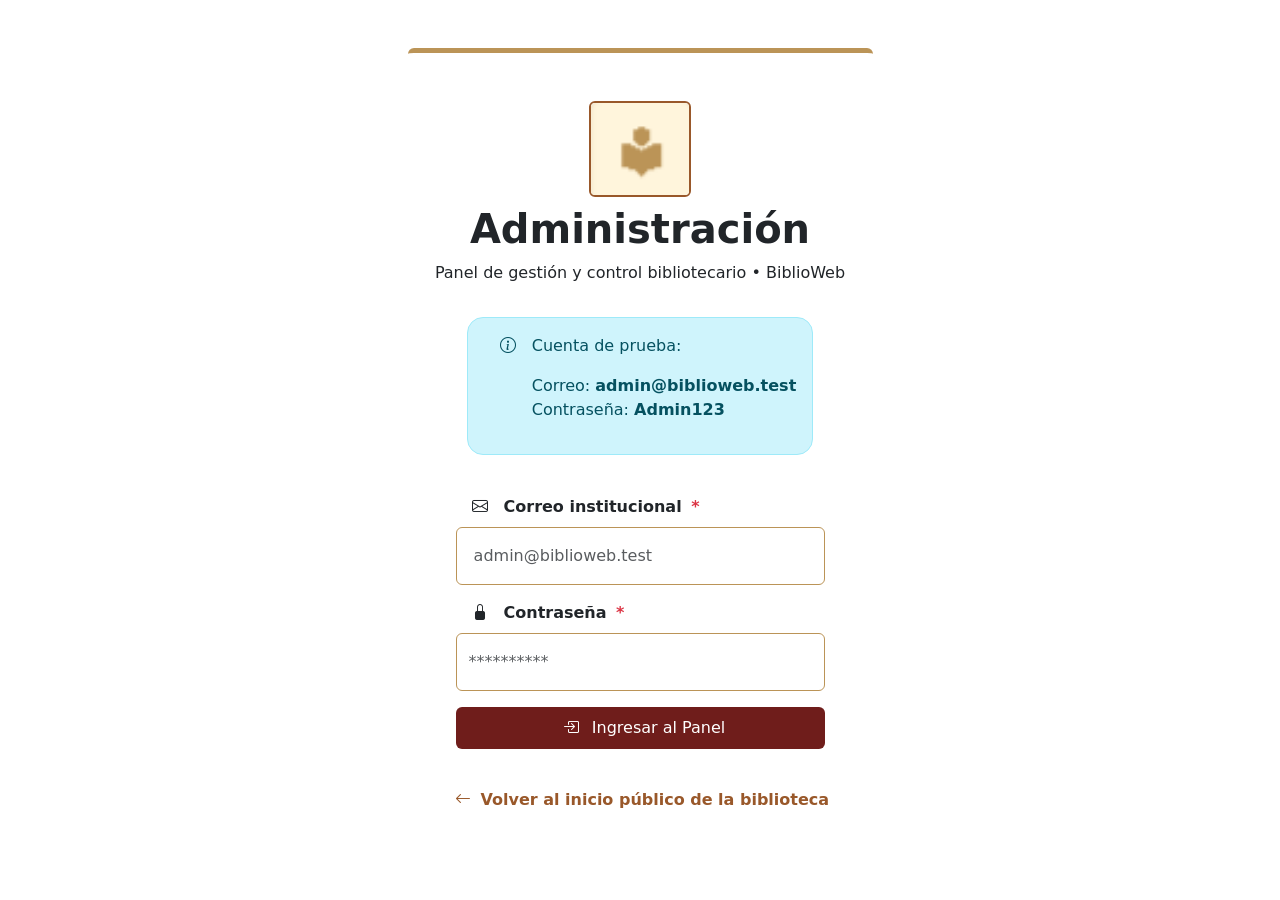
<file: pages/ini_sesion.html>
<!DOCTYPE html>
<html lang="en">

<head>
    <meta charset="UTF-8">
    <meta name="viewport" content="width=device-width, initial-scale=1.0">
    <link rel="stylesheet" href="https://cdn.jsdelivr.net/npm/bootstrap-icons@1.11.3/font/bootstrap-icons.min.css">
    <link rel="stylesheet" href="https://cdn.jsdelivr.net/npm/bootstrap@5.3.8/dist/css/bootstrap.min.css">
    <link rel="stylesheet" href="../style/ini_sesion.css">
    <title>Iniciar Sesión | Administración</title>
</head>

<body>
    <div class="container d-flex justify-content-center">
        <div class="col-md-5  mt-5">
            <form action="#" method="get" id="form-login" onsubmit="return validarLoginA()" novalidate class="needs-validation"
                class=" pb-2 border border-3 rounded-4 shadow">
                <fieldset class="border-top border-primary  border-5 rounded d-flex flex-column align-items-center">
                    <div class="d-flex flex-column align-items-center mb-3">
                        <img src="../img/Icon_ini.jpg" alt=""
                            class="mt-5 mb-2 border-warning rounded border-2 border icono">
                        <span class="display-6 fw-bold">Administración</span>
                        <p class="subtexto mt-2">Panel de gestión y control bibliotecario • BiblioWeb</p>
                    </div>
                    <div class="alert alert-info d-flex rounded-4 " role="alert">
                        <i class="bi bi-info-circle mx-3"></i>
                        <div>
                            <p>Cuenta de prueba:</p>
                            <p>Correo: <strong>admin@biblioweb.test</strong><br>
                                Contraseña: <strong>Admin123</strong>
                            </p>
                        </div>
                    </div>
                    <div class="w-100 px-5"> <!----- inputs del formulario de ingreso ------>
                        <div class="mb-1">
                            <label for="usuario" class="form-label mt-4 fw-bold ">
                                <i class="bi bi-envelope mx-3"></i>Correo institucional
                                <span class="text-danger mx-1">*</span></label>
                            <input type="email" id="usuario" name="usuario" placeholder=" admin@biblioweb.test"
                                class="form-control text-primary w-100 mb-3 py-3" required>
                            <div class="invalid-feedback">
                                Por favor ingresa un corro valido @
                            </div>
                        </div>
                        <div class="mb-1">
                            <label for="clave" class="form-label fw-bold ">
                                <i class="bi bi-lock-fill mx-3"></i>Contraseña
                                <span class="text-danger mx-1">*</span>
                            </label>
                            <input type="password" id="clave" name="clave" class="form-control w-100 mb-3 text-primary py-3"
                                required placeholder="**********">
                            <div class="invalid-feedback">
                                Por favor ingresa el password
                            </div>
                        </div>
                        <!----- boton de ingreso ------>
                        <button type="submit" onclick="validarLoginA()" id="ingreso"
                            class="btn text-white rounded px-3 py-2 w-100 ">
                            <i class="bi bi-box-arrow-in-right mx-2"></i>
                            Ingresar al Panel
                        </button>
                    </div>
                    <div class="my-3">
                        <a href="../index.html" class="btn fw-bold mt-3 text-warning">
                            <i class="bi bi-arrow-left mx-1 text-warning"></i>
                            Volver al inicio público de la biblioteca
                        </a>
                    </div>

                </fieldset>

            </form>

        </div>

    </div>
    <script src="../js/sesion.js"></script>
    <script src="../js/ini_sesion.js"></script>
    <script src="https://cdn.jsdelivr.net/npm/bootstrap@5.3.8/dist/js/bootstrap.bundle.min.js"></script>



</body>

</html>
</file>
<file: style/styless.css>
/* ===================================================
   1. VARIABLES (:root) Y MODO OSCURO
   =================================================== */
   
:root,
[data-bs-theme="light"] {
  /* Fondos */
  --fondo-body: #fcf8f2;
  --fondo-card: #ffffff;
  --fondo-subtle: #fff4db;
  --fondo-accent: #feece2;
  --fondo-carrusel: #ffdfdf;
  --fondo-targe:#feece2;


  /* Textos y tonos de marca */
  --color-vino: #5a1e14;
  --color-vino-dark: #3e140d;
  --color-texto: #684f47;
  --color-texto-muted: #8c736a;
  --color-amarillo-tag: #fae4a8;
  --color-amarillo-texto: #7a5010;
  --color-blanco: #ffffff;
  --color-borde: #edd4cb;

  /* Paleta fija Footer / CTA */
  --footer-cta-bg: #4c1108;
  --footer-main-bg: #2b1710;
  --footer-bottom-bg: #21110b;
  --footer-gold: #d5aa70;
  --footer-muted: #b89c8f;

  /* Fuentes y layout */
  --fuente-serif: Georgia, "Times New Roman", serif;
  --fuente-sans: system-ui, -apple-system, BlinkMacSystemFont, "Segoe UI", Roboto, sans-serif;
  --fuente-mono: "Courier New", Courier, monospace;

  --ancho-maximo: 1240px;
  --espacio-lateral: 2.5rem;
  --radio-sm: 6px;
  --radio-md: 10px;
  --radio-lg: 16px;
  --radio-pill: 50rem;
  --sombra: 0 4px 15px rgba(0, 0, 0, 0.04);
}

[data-bs-theme="dark"] {
  --fondo-body: #30221e;
  --fondo-card: #2b1d1ad2;
  --fondo-subtle: #24211b;
  --fondo-accent: #2c201d;
  --fondo-targe: #30221e;


  --color-vino: #f8fafc;
  --color-vino-dark: #e2e8f0;
  --color-texto: #cbd5e1;
  --color-texto-muted: #94a3b8;
  --color-amarillo-tag: #453416;
  --color-amarillo-texto: rgb(254, 240, 138);
  --color-borde: #f8b945;

  --footer-cta-bg: #4c110842;
}

/* ===================================================
   2. RESET Y REGLAS BASE
   =================================================== */
*, *::before, *::after {
  box-sizing: border-box;
  margin: 0;
  padding: 0;
}

body {
  font-family: var(--fuente-sans);
  background-color: var(--fondo-body) !important;
  color: var(--color-texto);
  line-height: 1.6;
  transition: background-color 0.3s ease, color 0.3s ease;
}

a {
  text-decoration: none;
  color: inherit;
}

img {
  max-width: 100%;
  height: auto;
  display: block;
}

/* Contenedor maestro universal que soluciona el pegado a los bordes */
.contenedor-bloque {
  width: 100%;
  max-width: var(--ancho-maximo);
  margin-left: auto;
  margin-right: auto;
  padding-left: var(--espacio-lateral);
  padding-right: var(--espacio-lateral);
}

/* ===================================================
   3. BARRA DE NAVEGACIÓN (#navbar)
   =================================================== */
#navbar {
  background-color: var(--fondo-body);
  border-bottom: 1px solid var(--color-borde);
  position: sticky;
  top: 0;
  z-index: 1000;
  padding: 1.1rem 0;
  transition: background-color 0.3s ease;
}

.nav-container {
  display: flex;
  justify-content: space-between;
  align-items: center;
}

.nav-brand {
  display: flex;
  align-items: center;
  gap: 0.75rem;
}

.brand-text {
  display: flex;
  flex-direction: column;
}

.brand-title {
  font-family: var(--fuente-serif);
  font-size: 1.45rem;
  font-weight: 700;
  color: var(--color-vino);
  line-height: 1;
}

.brand-subtitle {
  font-size: 0.65rem;
  font-weight: 800;
  letter-spacing: 0.08em;
  color: var(--color-amarillo-texto);
}

.nav {
  display: flex;
  align-items: center;
  gap: 2rem;
}

.nav a {
  font-size: 0.85rem;
  font-weight: 700;
  color: var(--color-texto-muted);
  transition: color 0.2s ease;
}

.nav a:hover,
.nav a.active {
  color: var(--color-amarillo-texto);
}

.admin {
  display: flex;
  align-items: center;
  gap: 0.85rem;
}

#color {
  background: transparent;
  border: none;
  cursor: pointer;
  padding: 4px;
  display: inline-flex;
  align-items: center;
  justify-content: center;
  transition: transform 0.2s ease;
}

#color:hover {
  transform: scale(1.15);
}

.btn-admin {
  background-color: var(--fondo-accent);
  border: 1px solid var(--color-borde);
  color: #8c4a2a;
  border-radius: var(--radio-sm);
  padding: 0.45rem 1.1rem;
  font-size: 0.88rem;
  font-weight: 700;
  transition: opacity 0.2s ease;
}

.btn-admin:hover {
  opacity: 0.85;
}

.btn-avatar {
  width: 36px;
  height: 36px;
  background-color: #531c12;
  border: none;
  border-radius: var(--radio-sm);
  cursor: pointer;
  display: inline-flex;
  align-items: center;
  justify-content: center;
  flex-shrink: 0;
  padding: 0;
}

.btn-avatar img {
  width: 18px;
  height: 18px;
  filter: brightness(0) invert(1);
}

/* ===================================================
   4. SECCIÓN HERO (PORTADA)
   =================================================== */
.hero-section {
  padding: 4.5rem 0;
  background-color: var(--fondo-targe);
  border: 1px var(--color-borde);
}

.hero-grid {
  display: grid;
  grid-template-columns: 1.15fr 1fr;
  gap: 3.5rem;
  align-items: center;
}

.hero-content {
  display: flex;
  flex-direction: column;
  align-items: flex-start;
}

.badge-pill {
  display: inline-block;
  background-color: var(--color-amarillo-tag);
  color: var(--color-amarillo-texto);
  font-size: 0.72rem;
  font-weight: 800;
  letter-spacing: 0.08em;
  padding: 0.35rem 0.9rem;
  border-radius: var(--radio-pill);
  margin-bottom: 1.25rem;
}

.hero-title {
  font-family: var(--fuente-serif);
  font-size: 2.75rem;
  line-height: 1.15;
  color: var(--color-vino);
  margin-bottom: 1.25rem;
}

.hero-desc {
  font-size: 1.05rem;
  line-height: 1.6;
  color: var(--color-texto);
  margin-bottom: 2rem;
  max-width: 520px;
}

.cta-group {
  display: flex;
  gap: 1rem;
  flex-wrap: wrap;
  margin-bottom: 2.5rem;
}

.btn-dark {
  background-color: #5a1e14;
  color: var(--color-blanco);
  font-size: 0.9rem;
  font-weight: 700;
  padding: 0.75rem 1.4rem;
  border-radius: var(--radio-sm);
  display: inline-flex;
  align-items: center;
  gap: 0.5rem;
  transition: opacity 0.2s ease;
}

.btn-dark:hover {
  opacity: 0.9;
}

.btn-light {
  background-color: var(--fondo-card);
  color: var(--color-vino);
  border: 1px solid var(--color-borde);
  font-size: 0.9rem;
  font-weight: 700;
  padding: 0.75rem 1.4rem;
  border-radius: var(--radio-sm);
  display: inline-flex;
  align-items: center;
  gap: 0.5rem;
  transition: opacity 0.2s ease;
}

.btn-light:hover {
  opacity: 0.9;
}

.stats-card {
  width: 100%;
  max-width: 520px;
  background-color: var(--fondo-card);
  border: 1px solid var(--color-borde);
  border-radius: var(--radio-md);
  padding: 1.25rem 1.75rem;
  box-shadow: var(--sombra);
  display: flex;
  justify-content: space-between;
}

.stat-item strong {
  display: block;
  font-size: 1.4rem;
  color: var(--color-vino);
  line-height: 1;
}

.stat-item span {
  font-size: 0.65rem;
  font-weight: 700;
  letter-spacing: 0.05em;
  color: var(--color-texto-muted);
}

.hero-image-card {
  position: relative;
  height: 480px;
  border-radius: var(--radio-lg);
  overflow: hidden;
  box-shadow: 0 10px 25px rgba(0, 0, 0, 0.15);
}

.hero-image-card img {
  width: 100%;
  height: 100%;
  object-fit: cover;
}

.image-caption {
  position: absolute;
  bottom: 0;
  left: 0;
  right: 0;
  background: linear-gradient(to top, rgba(11, 12, 15, 0.95), transparent);
  padding: 2.5rem 1.5rem 1.5rem;
  color: var(--color-blanco);
}

.location-tag {
  display: flex;
  align-items: center;
  gap: 0.6rem;
  margin-bottom: 0.6rem;
}

.badge-tag {
  background-color: var(--color-amarillo-tag);
  color: var(--color-vino-dark) !important;
  font-size: 0.65rem;
  font-weight: 800;
  padding: 0.2rem 0.5rem;
  border-radius: 4px;
}

.location-name {
  font-size: 0.85rem;
  color: #dfc8bc;
}

.image-caption h3 {
  font-size: 1.15rem;
  font-weight: 700;
  margin-bottom: 0.4rem;
}

.image-caption p {
  font-size: 0.85rem;
  color: #d1b8ad;
}
.container{
    background-color: var(--fondo-body);
}
/* ===================================================
   5. SECCIÓN SERVICIOS (CATÁLOGO OPERATIVO)
   =================================================== */
.seccion-servicios {
  padding: 4.5rem 0;
  background-color: var(--fondo-targe) !important;
}

.servicios-header {
  text-align: center;
  max-width: 680px;
  margin: 0 auto 3rem;
}

.subtitulo-tag {
  display: block;
  font-size: 0.72rem;
  font-weight: 800;
  letter-spacing: 0.12em;
  color: var(--color-amarillo-texto);
  margin-bottom: 0.5rem;
}

.titulo-seccion {
  font-family: var(--fuente-serif);
  font-size: 2.3rem;
  color: var(--color-vino);
  margin-bottom: 0.75rem;
  
}

.desc-seccion {
  font-size: 0.95rem;
  line-height: 1.5;
  color: var(--color-texto-muted);
}

.servicios-grid {
  display: grid;
  grid-template-columns: repeat(auto-fit, minmax(280px, 1fr));
  gap: 2rem;
}

.servicio-card {
  background-color: var(--fondo-card);
  border: 1px solid var(--color-borde);
  border-radius: var(--radio-md);
  padding: 1.75rem;
  display: flex;
  flex-direction: column;
  box-shadow: var(--sombra);
  transition: transform 0.2s ease, box-shadow 0.2s ease;
}

.servicio-card:hover {
  transform: translateY(-4px);
  box-shadow: 0 8px 24px rgba(90, 30, 20, 0.08);
}

.icono-wrap {
  width: 38px;
  height: 38px;
  border-radius: var(--radio-sm);
  display: flex;
  align-items: center;
  justify-content: center;
  font-size: 1rem;
  margin-bottom: 1.25rem;
}

.icono-amarillo { background-color: var(--color-amarillo-tag); color: var(--color-amarillo-texto); }
.icono-vino { background-color: #531c12; color: var(--color-blanco); }

.badge-categoria {
  align-self: flex-start;
  background-color: var(--fondo-accent);
  color: #8c4a2a;
  font-size: 0.65rem;
  font-weight: 800;
  letter-spacing: 0.06em;
  padding: 0.25rem 0.6rem;
  border-radius: 4px;
  margin-bottom: 0.85rem;
}

.servicio-titulo {
  font-family: var(--fuente-serif);
  font-size: 1.25rem;
  font-weight: 700;
  color: var(--color-vino);
  line-height: 1.3;
  margin-bottom: 0.75rem;
}

.servicio-texto {
  font-size: 0.88rem;
  line-height: 1.55;
  color: var(--color-texto);
  margin-bottom: 1.5rem;
  flex-grow: 1;
}

.detalles-box {
  background-color: var(--fondo-subtle);
  border-radius: var(--radio-sm);
  padding: 0.85rem 1rem;
  margin-bottom: 1.25rem;
  display: flex;
  flex-direction: column;
  gap: 0.45rem;
  font-size: 0.82rem;
}

.detalle-fila {
  display: flex;
  justify-content: space-between;
  align-items: center;
}

.detalle-fila strong {
  color: var(--color-vino);
}

.servicio-link {
  font-size: 0.85rem;
  font-weight: 700;
  color: #8c4a2a;
  display: inline-flex;
  align-items: center;
  gap: 0.4rem;
  margin-top: auto;
  transition: color 0.2s ease;
}

.servicio-link:hover {
  color: var(--color-vino);
}

/* ===================================================
   6. SECCIÓN HORARIOS Y UBICACIÓN
   =================================================== */
.seccion-info {
  padding: 4rem 0;
  background-color: var(--fondo-body);
}

.info-grid {
  display: grid;
  grid-template-columns: repeat(auto-fit, minmax(320px, 1fr));
  gap: 2rem;
  align-items: stretch;
}

.info-card {
  background-color: var(--fondo-card);
  border: 1px solid var(--color-borde);
  border-radius: var(--radio-md);
  padding: 2rem;
  box-shadow: var(--sombra);
  display: flex;
  flex-direction: column;
}

.card-top {
  display: flex;
  align-items: center;
  gap: 0.6rem;
  margin-bottom: 0.5rem;
}

.titulo-card {
  font-family: var(--fuente-serif);
  font-size: 1.85rem;
  font-weight: 700;
  color: var(--color-vino);
  margin-bottom: 0.75rem;
}

.desc-card {
  font-size: 0.9rem;
  color: var(--color-texto-muted);
  line-height: 1.5;
  margin-bottom: 1.5rem;
}

.tabla-wrap {
  width: 100%;
  margin-bottom: 1.5rem;
}

.tabla-horarios {
  width: 100%;
  border-collapse: collapse;
  font-size: 0.82rem;
}

.tabla-horarios th {
  background-color: var(--fondo-subtle);
  padding: 0.65rem 0.75rem;
  text-align: left;
  font-weight: 700;
}

.tabla-horarios td {
  padding: 0.75rem;
  border-bottom: 1px solid var(--color-borde);
  color: var(--color-texto);
}

.badge-status {
  font-size: 0.65rem;
  font-weight: 800;
  padding: 0.2rem 0.5rem;
  border-radius: 4px;
}

.status-habitual { background-color: var(--color-amarillo-tag); color: var(--color-amarillo-texto); }
.status-matutino { background-color: var(--fondo-accent); color: #8c4a2a; }
.status-inactivo { background-color: #fce4dc; color: #a44837; }

.aviso-box {
  background-color: var(--fondo-subtle);
  border-radius: var(--radio-sm);
  padding: 0.9rem 1rem;
  display: flex;
  gap: 0.65rem;
  align-items: flex-start;
  margin-top: auto;
  font-size: 0.8rem;
  color: var(--color-texto);
}

.canales-lista {
  display: flex;
  flex-direction: column;
  gap: 1.25rem;
  margin-bottom: 1.5rem;
}

.canal-item {
  display: flex;
  gap: 0.85rem;
  font-size: 0.88rem;
}

.canal-icono {
  color: var(--color-amarillo-texto);
  font-size: 1.1rem;
  margin-top: 3px;
}

.canal-destacado, .canal-correo {
  font-weight: 700;
  color: var(--color-vino);
}

.canal-correo {
  text-decoration: underline;
}

.canal-subdetalle {
  display: block;
  font-size: 0.78rem;
  color: var(--color-texto-muted);
}

.mapa-card {
  position: relative;
  height: 180px;
  border-radius: var(--radio-sm);
  overflow: hidden;
  margin-top: auto;
}

.mapa-card img {
  width: 100%;
  height: 100%;
  object-fit: cover;
}

.mapa-tag {
  position: absolute;
  bottom: 10px;
  left: 10px;
  right: 10px;
  background-color: rgba(255, 255, 255, 0.95);
  padding: 0.5rem 0.75rem;
  border-radius: var(--radio-sm);
  font-size: 0.75rem;
  display: flex;
  justify-content: space-between;
  align-items: center;
  color: #5a2e1d;
  box-shadow: 0 2px 8px rgba(0, 0, 0, 0.15);
}

.punto-rojo {
  width: 7px;
  height: 7px;
  background-color: #8b2518;
  border-radius: 50%;
  display: inline-block;
  margin-right: 0.4rem;
}

/* ===================================================
   7. FOOTER Y CTA FINAL
   =================================================== */
.site-footer {
  width: 100%;
}

.footer-cta {
  background-color: var(--footer-cta-bg);
  color: var(--color-blanco);
  padding: 3rem 0;
  border-bottom: 1px solid rgba(255, 255, 255, 0.08);
}

.cta-flex {
  display: flex;
  justify-content: space-between;
  align-items: center;
  gap: 2.5rem;
}

.cta-info {
  max-width: 680px;
}

.cta-tag {
  display: block;
  font-size: 0.72rem;
  font-weight: 800;
  letter-spacing: 0.1em;
  color: #e59f81;
  margin-bottom: 0.5rem;
}

.cta-title {
  font-family: var(--fuente-serif);
  font-size: 2.1rem;
  font-weight: 700;
  color: var(--color-blanco);
  margin-bottom: 0.75rem;
}

.cta-desc {
  font-size: 0.95rem;
  color: #dfc1b3;
  line-height: 1.5;
  margin-bottom: 1rem;
}

.cta-perks {
  display: flex;
  gap: 1.5rem;
  list-style: none;
  font-size: 0.85rem;
  color: #dfc1b3;
  padding: 0;
}

.cta-actions {
  display: flex;
  flex-direction: column;
  gap: 0.75rem;
  min-width: 250px;
}

.btn-cta-primary {
  background-color: #fee2ad;
  color: #4a150c;
  padding: 0.75rem 1.25rem;
  border-radius: var(--radio-sm);
  font-weight: 700;
  font-size: 0.92rem;
  display: flex;
  align-items: center;
  justify-content: center;
  gap: 0.6rem;
  transition: transform 0.15s ease;
}

.btn-cta-primary:hover {
  transform: translateY(-2px);
}

.btn-cta-secondary {
  background-color: rgba(255, 255, 255, 0.05);
  color: #e8d0c5;
  border: 1px solid rgba(255, 255, 255, 0.2);
  padding: 0.7rem 1.25rem;
  border-radius: var(--radio-sm);
  font-weight: 600;
  font-size: 0.88rem;
  display: flex;
  align-items: center;
  justify-content: center;
  gap: 0.6rem;
}

.footer-main {
  background-color: var(--footer-main-bg);
  color: var(--footer-muted);
  padding: 3.5rem 0 2.5rem 0;
}

.footer-grid {
  display: grid;
  grid-template-columns: 1.4fr 1fr 1fr;
  gap: 3.5rem;
}

.brand-title-footer {
  font-family: var(--fuente-serif);
  font-size: 1.5rem;
  font-weight: 700;
  color: var(--color-blanco);
}

.brand-sub-footer {
  font-size: 0.68rem;
  font-weight: 700;
  letter-spacing: 0.08em;
  color: var(--footer-gold);
}

.brand-desc-footer {
  font-size: 0.88rem;
  color: #b89c8f;
  line-height: 1.6;
  margin: 0.8rem 0 1.25rem;
}

.system-meta, .standard-text {
  font-family: var(--fuente-mono);
  font-size: 0.78rem;
  color: #927568;
}

.col-title {
  font-size: 0.82rem;
  font-weight: 800;
  letter-spacing: 0.1em;
  color: var(--footer-gold);
  margin-bottom: 1.15rem;
}

.col-list {
  list-style: none;
  display: flex;
  flex-direction: column;
  gap: 0.65rem;
  font-size: 0.88rem;
  color: #b89c8f;
  padding: 0;
}

.col-list a:hover {
  color: var(--color-blanco);
}

.footer-bottom {
  background-color: var(--footer-bottom-bg);
  padding: 1.25rem 0;
  border-top: 1px solid rgba(255, 255, 255, 0.05);
  font-size: 0.78rem;
  color: #8c6f62;
}

.bottom-flex {
  display: flex;
  justify-content: space-between;
  align-items: center;
}
#carrusel{
    background-color: var(--fondo-carrusel);
}
/* ===================================================
   8. MEDIA QUERIES (RESPONSIVE MÓVIL < 900px)
   =================================================== */
@media (max-width: 900px) {
  :root {
    --espacio-lateral: 1.25rem;
  }

  .nav-container,
  .hero-grid,
  .info-grid,
  .footer-grid,
  .cta-flex,
  .bottom-flex {
    grid-template-columns: 1fr;
    flex-direction: column;
    text-align: center;
  }

  .nav-container {
    gap: 1rem;
  }

  .hero-content {
    align-items: center;
  }

  .cta-group {
    justify-content: center;
  }

  .hero-image-card {
    height: 360px;
  }

  .cta-perks {
    flex-direction: column;
    gap: 0.5rem;
  }

  .cta-actions {
    width: 100%;
  }

  .bottom-flex {
    gap: 0.75rem;
  }
}
</file>
<file: style/administrador_styles.css>
:root {
    --color-text-principal: #432818ff;
    --color-text-sencundary: #99582aff;
    --color-boton-primary: #6f1d1bff;
    --color-boton-secundary: #bb9457ff;
    --color-fondo-principal: #ffe6a7ff;
    --color-shadown-card: #ffe6a7ff;
    --cerrar-sesion: #f3ece7;
}

[data-bs-theme="dark"] {

    /* Textos */
    --color-text-principal: #f3ece7;
    --color-text-sencundary: #d6a477;

    /* Botones */
    --color-boton-primary: #a65b55;
    --color-boton-secundary: #e0bc7a;

    /* Fondos */
    --color-fondo-principal: #2b1710;

    /* Variables Bootstrap */
    --bs-body-bg: #2b1710;
    --bs-body-bg-rgb: 43, 23, 16;

    --bs-body-color: #f3ece7;
    --bs-body-color-rgb: 243, 236, 231;

    --bs-tertiary-bg: #2b2019;
    --bs-tertiary-bg-rgb: 43, 32, 25;

    --bs-secondary-bg: #362820;
    --bs-secondary-bg-rgb: 54, 40, 32;

    --bs-border-color: #5a4032;
    --bs-border-color-translucent: rgba(243, 236, 231, 0.15);
    --bs-shadown:var(--bs-tertiary-bg);
    --color-shadown-card: #000000;
    --cerrar-sesion: #2b1710;
}


#btn-tema:hover{
    transform: scale(1.2) ;
    color: var(--color-text-principal);
}

.nav a{
    color: var(--color-text-sencundary);
}

.nav strong{
    color: var(--color-text-principal);
}

.tema svg{
    color: var(--color-text-sencundary);
}

.tema:hover{
    background-color: rgba(255, 230, 167, 0.693);
    color: var(--color-text-principal);
}

.name span{
    color: var(--color-text-principal);
}

.posicion span{
    color: var(--color-text-sencundary);
}

.user{
    background-color: var(--color-boton-primary);
    color: var(--color-boton-secundary);
}
.boton-security{
    background-color: var(--color-boton-primary);
    color: var(--color-fondo-principal);
}

.sesion h6{
    color: var(--color-text-principal);
    font-family: 'Times New Roman', Times, serif;
}

.sesion span{
    background-color: #ffe6a7ff;
    border: 1px solid var(--color-boton-secundary);
    color: #432818ff;
}

.sesion1 p{
    color: var(--color-text-sencundary);
}

.sesion1 p strong{
    color: var(--color-text-principal);
}
.close-sesion button{
    background-color: rgba(111, 28, 27, 0.249);
    color: var(--color-boton-primary);
    border: 1px solid var(--color-boton-primary);
    height: 60px;
    text-transform: uppercase;
    width: 150px;

    
}

.close-sesion button:hover{
    background-color: var(--color-boton-primary);
    color: white;
}


.Indicadores-text h2{
    color: var(--color-text-sencundary);
}

.Indicadores-text p{
    font-family: 'Times New Roman', Times, serif;
    color: var(--color-text-principal);
}

.indicadores2{
    box-shadow: 5px 5px 10px 0px var(--color-shadown-card);
}

.boton-libro{
    background-color: rgba(111, 28, 27, 0.249);
    border: 0.5px solid var(--color-boton-primary);
    color: var(--color-boton-primary);
    border-radius: 5px;
}

.boton-inbox{
    background-color: rgba(255, 230, 167, 0.693);
    color: var(--color-boton-secundary);
    border: 0.5px solid var(--color-boton-secundary);
    border-radius: 5px;
}

.gestion{
    background-color: var(--color-boton-primary);
    color: var(--color-fondo-principal);
    border-radius: 10px;
    height: 55px;
}

.gestion-text h4{
    color: var(--color-text-principal);
    font-family: 'Times New Roman', Times, serif;
    font-size: medium;
}

.gestion-text p{
    color: var(--color-text-sencundary);
}

.formulario label{
    color: var(--color-text-principal);
}

.formulario label span{
    color: var(--color-boton-primary);
}

.formulario input{
    background-color: rgba(153, 88, 42, 0.085);
    color: var(--color-boton-secundary);
}

.formulario select{
    background-color: rgba(153, 88, 42, 0.085);
    color: var(--color-boton-secundary);
}

.formulario textarea{
    background-color: rgba(153, 88, 42, 0.085);
    color: var(--color-boton-secundary);
}

.formulario .input2 span{
    background-color: rgba(153, 88, 42, 0.085);
}

.formulario span i{
    color: var(--color-text-principal);
}

.cancelar{
    background-color: rgba(255, 230, 167, 0.342);
    border: 1px solid var(--color-text-sencundary);
    color: var(--color-text-sencundary);
    font-weight: 700;
    border-radius: 5px;
}

.guardar{
    background-color: var(--color-boton-primary);
    color: var(--color-fondo-principal);
    font-weight: 700;
    border: 1px solid var(--color-boton-primary);
    border-radius: 5px;
}

.guardar:hover{
    background-color: var(--color-text-principal);
}

.inventario-span{
    background-color: rgba(255, 230, 167, 0.689);
    color: #2b1710;
}

.descargar-cv{
    background-color: rgba(153, 88, 42, 0.238);
    border: 1px solid var(--color-boton-primary);
    color: var(--color-boton-primary);
    border-radius: 10px;
}


.encabezado tr th{
    background-color: var(--color-text-sencundary);
    color: var(--color-fondo-principal);
}

.body-table{
    border: 1px solid var(--color-boton-primary);
    color: var(--color-text-principal);
}

.body-table img{
    width: 55px;
    height: 75px;
    object-fit: cover;
}

.categoria-narrativa{
    background-color: #ffe6a7ff;
    border: 1px solid var(--color-boton-primary);
    color: #2b1710;
}

.boton-editar{
    background-color: rgba(243, 173, 61, 0.289);
    color: var(--color-text-sencundary);
    border: 1px solid #99582aff;
    border-radius: 10px;
    font-weight: 700;
}

.boton-eliminar{
    background-color: rgba(111, 28, 27, 0.299);
    color: var(--color-boton-primary);
    border: 1px solid var(--color-boton-primary);
    border-radius: 10px;
    font-weight: 700;
}

.categoria_tecnologia{
    background-color: rgba(111, 28, 27, 0.318);
    border: 1px solid var(--color-boton-primary);
    color: var(--color-boton-primary);
}

.buzon{
    background-color: rgba(255, 230, 167, 0.601);
    color: #432818ff;
    font-weight: 700;
    border: 1px solid var(--color-boton-secundary);
    border-radius: 10px;
}

.boton-aprobar{
    background-color: var(--color-boton-primary);
    color: var(--color-fondo-principal);
    font-weight: 700;
    border: 1px solid var(--color-boton-primary);
    border-radius: 5px;
}

.boton-aprobar:hover{
    background-color: var(--color-text-principal);
}

.body-table a{
    color: var(--color-text-sencundary);
}

.aside_bg{
    background-color: var(--color-text-principal);
}

.aside_text .text-title{
    color: var(--color-fondo-principal);
    font-family: 'Times New Roman', Times, serif;
}

.aside_text span{
    color: var(--color-text-sencundary);
}

.aside-nav a{
    color: var(--color-fondo-principal);
}

.nav-hover:hover{
    background-color: var(--color-boton-primary);
    color: var(--color-fondo-principal);
}

.footer-bottom{
    background-color: rgba(255, 230, 167, 0.437);
}

.cerrar-sesion{
    color: var(--cerrar-sesion);
}
</file>
<file: style/style.css>
:root,[data-bs-theme="light"]  {
    --dark-wine: #6f1d1bff;
    --camel: #bb9457ff;
    --dark-coffee: #432818;
    --chocolate-brown: #99582aff;
    --light-apricot: #f9e9e6;
    --color-vino: var(--dark-wine);
    --fondo-body: var(--light-apricot);
    --color-borde: #e0d0cc;
    --color-amarillo-texto: var(--camel);
    --color-texto-muted: #432818;
    --fondo-accent: #f2e3df;
    --radio-sm: 6px;
    --fuente-serif: serif;
    --bg-navar: #fcf8f2;
    --bs-body-bg: #feece2;
    
    --bs-primary: var(--light-apricot);
    --bs-primary-rgb: 249, 233, 230;
  }
  
  [data-bs-theme="dark"] {
    --bs-body-bg: #2b1710;
    --bs-body-bg-rgb: 30, 22, 17;
    --color-texto-muted: #fae4a8;
    --color-amarillo-tag: #fae4a8;
    
    --bs-body-color: #f9e9e6;
    --bs-body-color-rgb: 249, 233, 230;

    --bs-tertiary-bg: #2b2019;
    --bs-tertiary-bg-rgb: 43, 32, 25;

    --bs-secondary-bg: #362820;
    --bs-secondary-bg-rgb: 54, 40, 32;

    --bs-border-color: #4a382d;
    --bs-border-color-translucent: rgba(243, 236, 231, 0.15);
    --bg-navar: #2b1710;
}

.text-cambio{
  color: var(--color-texto-muted);
}

.bg-navegar{
  background-color: var(--bg-navar)
}

/* Fondo principal */

 body {
    margin: 0;
    color: var(--dark-coffee);
    font-family: 'Inter', sans-serif;
} 

.bg-primary {
    --bs-bg-opacity: 1;
    --bs-bg-color:var(--light-apricot)
}

/* Navbar */

#navbar {    
    border-bottom: 1px solid var(--color-borde);
    position: sticky;
    top: 0;
    z-index: 1000;
    padding: 1.1rem 0;
}

.brand-title {
    font-family: var(--fuente-serif);
    font-size: 1.45rem;
    font-weight: 700;
    color: var(--color-vino);
    line-height: 1;
}

.brand-subtitle {
    font-size: 0.65rem;
    font-weight: 800;
    letter-spacing: 0.08em;
    color: var(--color-amarillo-texto);
}

.nav a {
    font-size: 0.85rem;
    font-weight: 700;
    color: var(--color-texto-muted);
    text-decoration: none;
    transition: color 0.2s ease;
}

.nav a:hover{
  text-decoration: underline;
}

#color {
    background: transparent;
    border: none;
    cursor: pointer;
    padding: 4px;
    transition: transform 0.2s ease;
}

#color:hover {
    transform: scale(1.15);
}

.btn-admin {
    background-color: var(--fondo-accent);
    border: 1px solid var(--color-borde);
    color: #8c4a2a;
    border-radius: var(--radio-sm);
    font-size: 0.88rem;
    text-decoration: none;
}

.btn-admin:hover {
    opacity: 0.85;
}

.btn-avatar {
    width: 36px;
    height: 36px;
    background-color: #531c12;
    border: none;
    border-radius: var(--radio-sm);
    cursor: pointer;
    display: inline-flex;
    align-items: center;
    justify-content: center;
    flex-shrink: 0;
    padding: 0;
}

.btn-avatar img {
    width: 18px;
    height: 18px;
    filter: brightness(0) invert(1);
}

/* Introducción */

.etiqueta {
    color: var(--chocolate-brown);
    font-size: 15px;
    font-weight: 600;
}

h1 {
    color: var(--dark-wine);
    margin: 5px 0;
}

.descripcion {
    font-size: 18px;
}

/* Filtros */

button {
    font-family: inherit;
    color: var(--dark-coffee);
}

.botones button {
    background: white;
    border: 1px solid var(--color-borde);
    border-radius: 4px;
    cursor: pointer;
    padding: 6px 12px;
}

.botones button.activo {
    background-color: var(--dark-wine);
    color: white;
    border-color: var(--dark-wine);
}

.activo {
    background-color: var(--dark-wine);
    color: white;
}

/* Tarjetas */

.categoria {
    background-color: var(--camel);
    color: white;
    font-size: 11px;
    padding: 3px 8px;
    border-radius: 4px;
    font-weight: bold;
}

.codigo {
    font-size: 12px;
    font-weight: 600;
    color: var(--dark-coffee);
}

#catalogo img {
    display: block;
    height: 180px;
    width: auto;
    max-width: 100%;
    object-fit: contain;
    margin: 10px auto;
}

.dewey {
    color: var(--chocolate-brown);
    font-size: 11px;
    font-weight: 600;
    margin-bottom: 5px;
}

#catalogo h2 {
    font-size: 16px;
    margin: 5px 0;
    color: var(--dark-coffee);
}

.autor {
    color: var(--chocolate-brown);
    font-size: 13px;
    margin-bottom: 8px;
}

.resumen {
    font-size: 12px;
    color: #666;
    margin-bottom: 15px;
}

#catalogo .col-md-6 > div > div:last-child {
    background-color: #faf5f4;
}

#catalogo .col-md-6 > div > div:last-child button {
    background-color: var(--dark-wine);
    color: white;
    border: none;
    border-radius: 4px;
    padding: 6px 12px;
}

/* Aviso */

.aviso-icono {
    background-color: var(--light-apricot);
}

.aviso h2 {
    font-size: 1.2rem;
    color: var(--dark-wine);
    margin-bottom: 5px;
}

.aviso p {
    color: var(--chocolate-brown);
    margin: 0;
    font-size: 14px;
}

/* Footer */

footer {
    background-color: var(--dark-coffee);
    color: var(--light-apricot);
}

footer h2 {
    color: white;
    font-size: 1.4rem;
}

footer h3 {
    color: white;
    font-size: 14px;
    margin-bottom: 15px;
}

footer p {
    font-size: 13px;
    line-height: 1.5;
    margin-bottom: 10px;
}

.pie-mono {
    font-family: monospace;
    font-size: 11px;
    opacity: 0.8;
}

.pie-claro {
    color: var(--camel);
}

footer a {
    color: var(--light-apricot);
    text-decoration: none;
}

footer a:hover {
    text-decoration: underline;
}

.copy {
    background-color: #331d10;
    color: var(--camel);
    font-size: 13px;
}

/* Modales */

.modal-libro {
    background-color: var(--light-apricot);
    padding: 15px;
    margin-bottom: 15px;
    border-radius: 6px;
}

.cuadro {
    background-color: white;
}

.search input {
    border-radius: 15px;
}
</file>
<file: style/ini_sesion.css>
:root {
    --dark-wine: #6f1d1bff;
    --camel: #bb9457ff;            /* rgb 187, 148, 87 */
    --dark-coffee: #432818ff;
    --chocolate-brown: #99582aff;  /* rgb 153, 88, 42; */
    --light-apricot: #ffe6a7ff;

    --bs-primary: var(--camel);
    --bs-primary-rgb: 187, 148, 87;
    --bs-warning: var(--chocolate-brown);
    --bs-warning-rgb: 153, 88, 42;
}

[data-bs-theme="dark"] {
  /* Fondo principal (un café muy oscuro) */
  --bs-body-bg: #2b1710;
  --bs-body-bg-rgb: 30, 22, 17;

  /* Color del texto principal (un tono crema suave para mejor lectura) */
  --bs-body-color: #f3ece7;
  --bs-body-color-rgb: 243, 236, 231;

  /* Fondos secundarios (para tarjetas, modales, inputs y barras de navegación) */
  --bs-tertiary-bg: #2b2019;
  --bs-tertiary-bg-rgb: 43, 32, 25;
  
  --bs-secondary-bg: #362820;
  --bs-secondary-bg-rgb: 54, 40, 32;

  /* Color de los bordes y líneas divisorias */
  --bs-border-color: #4a382d;
  --bs-border-color-translucent: rgba(243, 236, 231, 0.15);
}




.border-primary{ 
    --border-color: var(--camel);
}
.text-primary{
    --bs-text-color: var(--camel);
}
.icono {
    width: 25%;
    height: 25%;
}
input{
    --bs-border-color: var(--camel);
    --bs-color: var(--camel);   
}
input.form-control:focus{
    border-color: var(--camel);
    color: var(--camel);
}
button.btn{
    background-color: var(--dark-wine);

}
button.btn:hover{
    background-color: var(--dark-coffee);
}
button.btn:focus{
    background-color: var(--dark-coffee);
}

a.btn:hover{
    transform: scale(1.08);
}
.text-warning{
    --bs-text-color: var(--chocolate-brown);    
}
</file>
